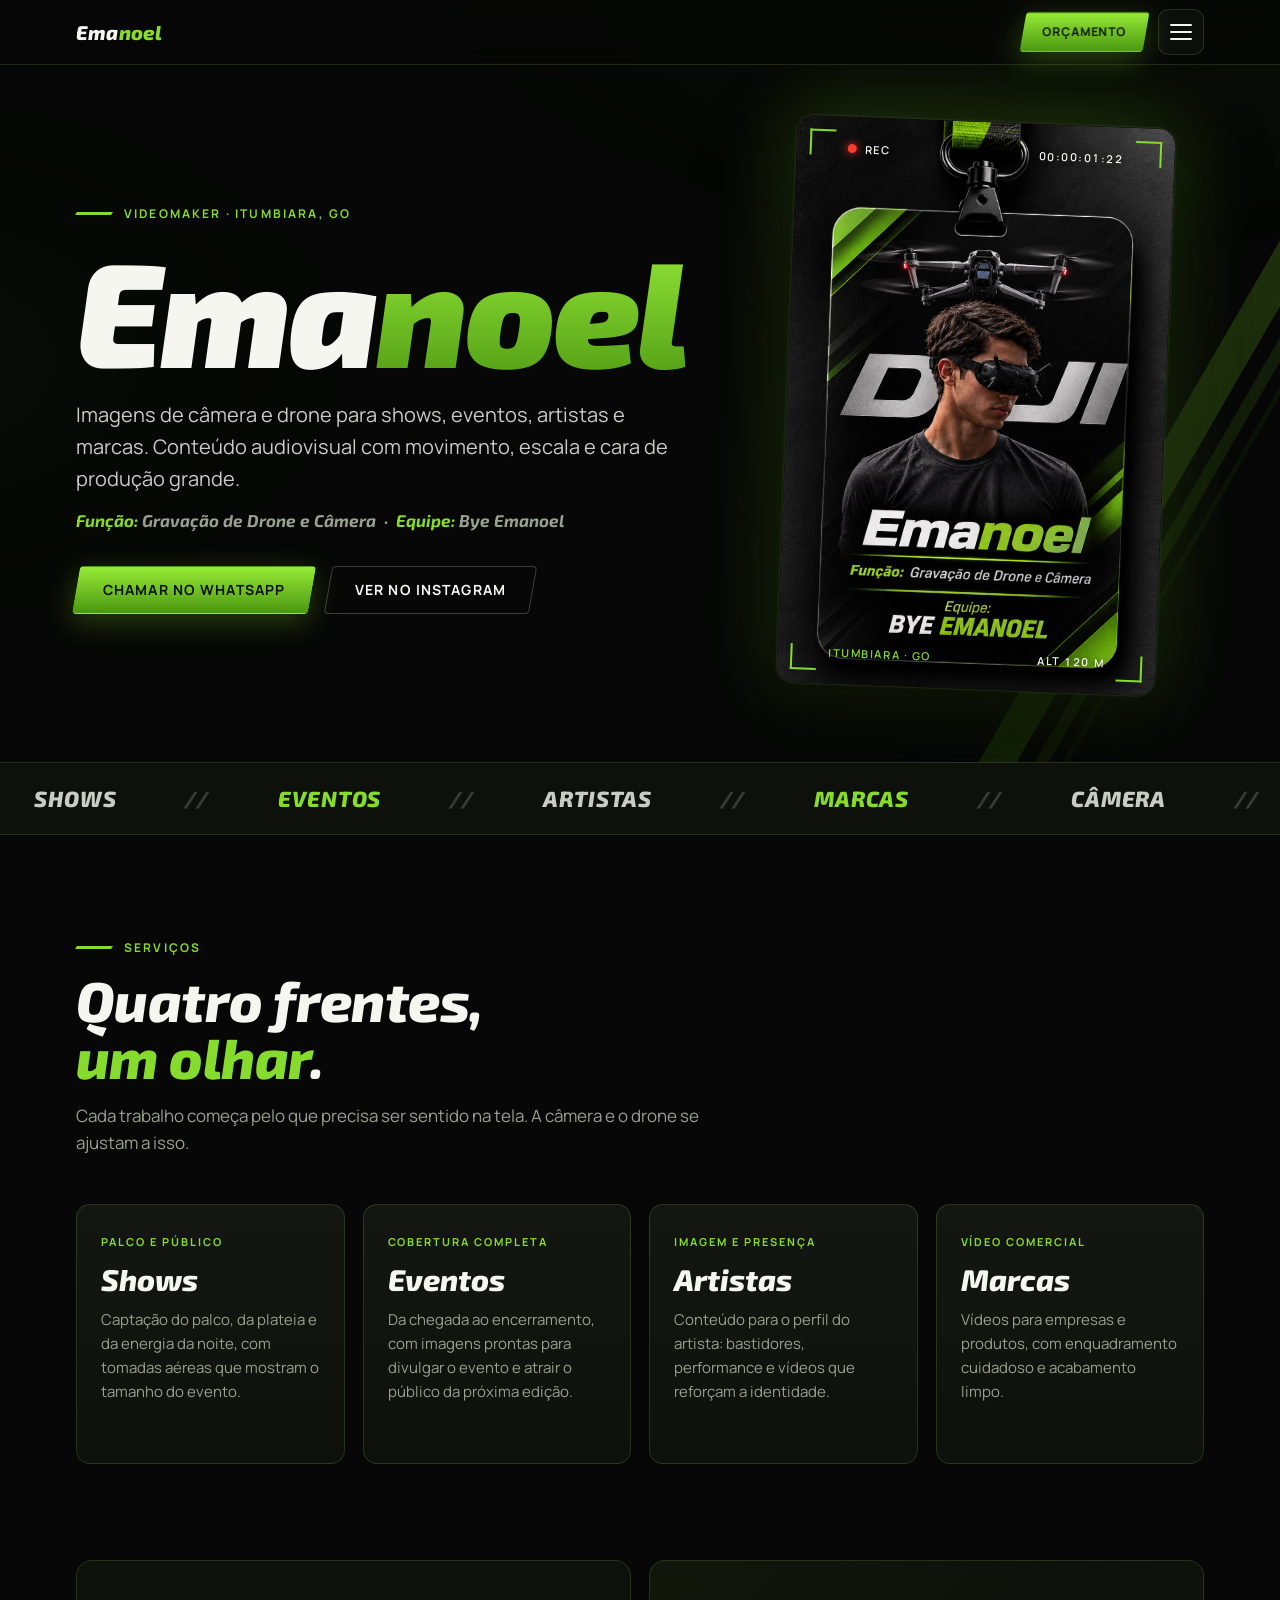
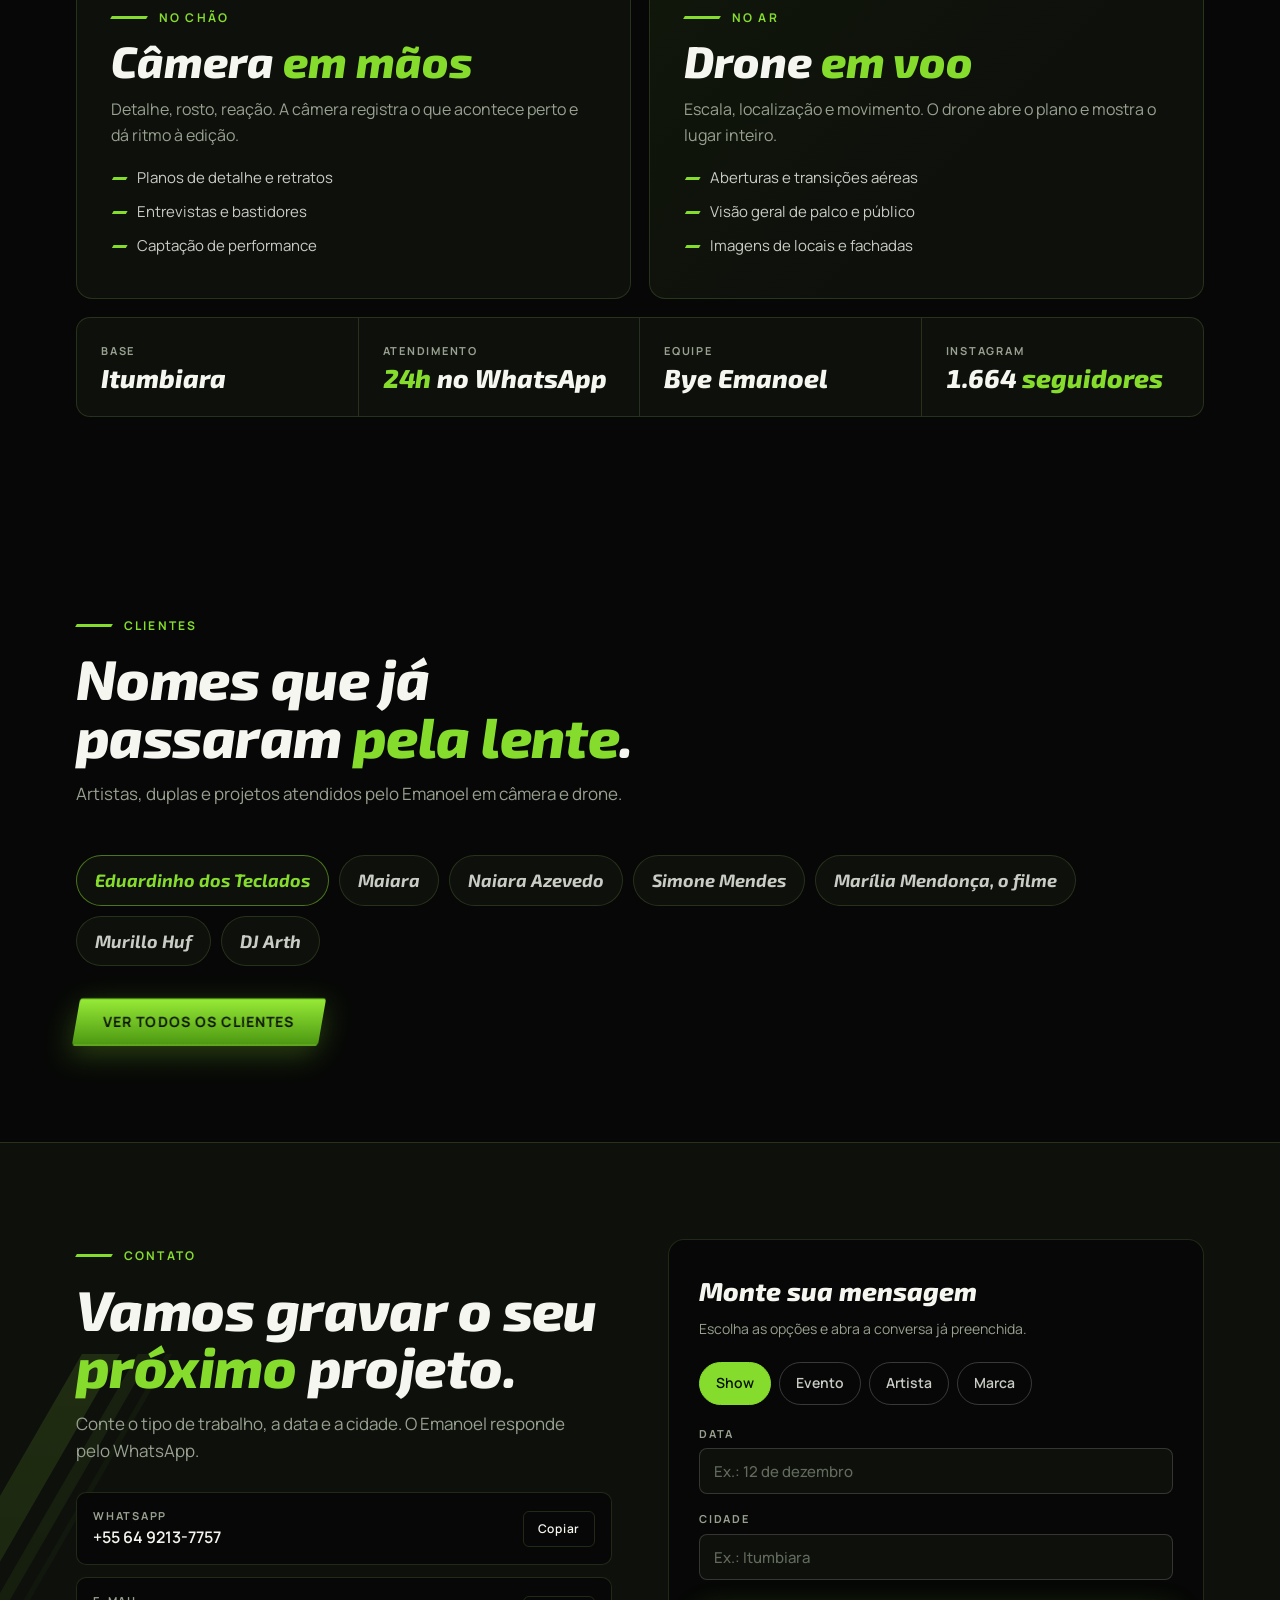
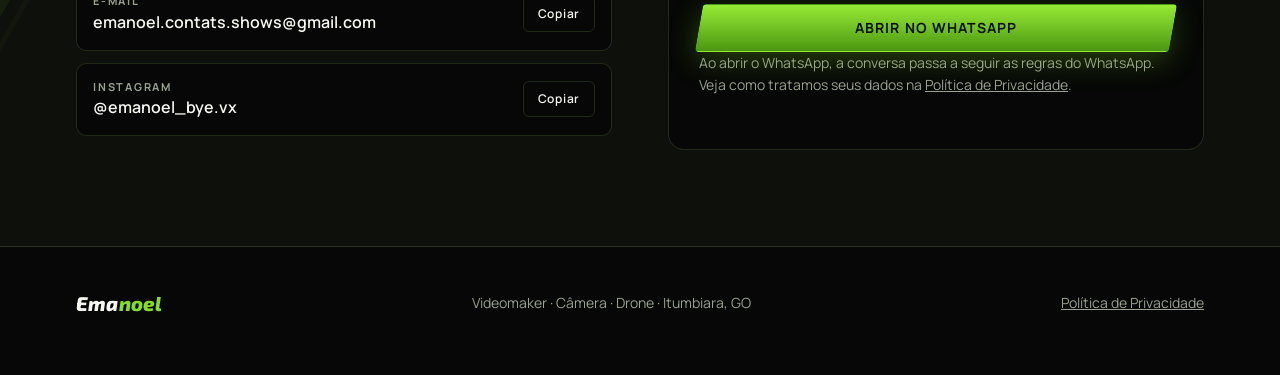
<file: index.html>
<!doctype html>
<html lang="pt-BR">
<head>
<meta charset="utf-8">
<meta name="viewport" content="width=device-width, initial-scale=1, viewport-fit=cover">
<title>Emanoel Videomaker</title>
<meta name="claude:viewport-fit-sides" content="cover">
<link rel="preconnect" href="https://fonts.googleapis.com">
<link rel="preconnect" href="https://fonts.gstatic.com" crossorigin>
<link rel="stylesheet" href="https://fonts.googleapis.com/css2?family=Exo+2:ital,wght@0,500;0,700;1,700;1,800;1,900&family=Manrope:wght@400;500;600;700&display=swap">
<link rel="stylesheet" href="style.css">
</head>
<body>
<header class="nav">
  <div class="wrap">
    <a class="brand" href="#topo">Ema<b>noel</b></a>
    <div class="nav-actions">
      <a class="btn btn-primary btn-sm" href="#contato"><span>Orçamento</span></a>
      <button class="burger" id="burger" type="button" aria-label="Abrir menu" aria-expanded="false" aria-controls="drawer"><i></i><i></i><i></i></button>
    </div>
  </div>
</header>
<div class="drawer" id="drawer" aria-hidden="true">
  <div class="scrim" data-close></div>
  <nav aria-label="Menu">
    <button class="x" type="button" data-close aria-label="Fechar menu">Fechar</button>
    <a class="item" href="#topo">Início<small aria-hidden="true">→</small></a><a class="item" href="#servicos">Serviços<small aria-hidden="true">→</small></a><a class="item" href="#drone">Drone &amp; Câmera<small aria-hidden="true">→</small></a><a class="item" href="clientes.html">Clientes<small aria-hidden="true">→</small></a><a class="item" href="#contato">Contato<small aria-hidden="true">→</small></a><a class="item" href="privacidade.html">Privacidade<small aria-hidden="true">→</small></a>
    <a class="btn btn-primary" href="https://wa.me/556492137757" target="_blank" rel="noopener"><span>Chamar no WhatsApp</span></a>
  </nav>
</div>

<main id="topo">
  <div class="hero">
    <div class="slash hero-s" aria-hidden="true"><i></i><i></i><i></i></div>
    <div class="wrap">
      <div>
        <span class="eyebrow">Videomaker · Itumbiara, GO</span>
        <h1>Ema<span class="g">noel</span></h1>
        <p class="lead">Imagens de câmera e drone para shows, eventos, artistas e marcas. Conteúdo audiovisual com movimento, escala e cara de produção grande.</p>
        <p class="role"><b>Função:</b> Gravação de Drone e Câmera &nbsp;·&nbsp; <b>Equipe:</b> Bye Emanoel</p>
        <div class="cta-row">
          <a class="btn btn-primary" href="https://wa.me/556492137757" target="_blank" rel="noopener"><span>Chamar no WhatsApp</span></a>
          <a class="btn btn-ghost" href="https://www.instagram.com/emanoel_bye.vx" target="_blank" rel="noopener"><span>Ver no Instagram</span></a>
        </div>
      </div>
      <div class="frame">
        <div class="photo"><img src="cracha.jpg" alt="Crachá da equipe Bye Emanoel: Emanoel usando óculos FPV, com um drone DJI acima" width="1024" height="1536"></div>
        <div class="hud" aria-hidden="true">
          <i class="c tl"></i><i class="c tr"></i><i class="c bl"></i><i class="c br"></i>
          <div class="rec"><i></i>REC</div>
          <div class="tc" id="tc">00:00:00:00</div>
          <div class="loc">Itumbiara · GO</div>
          <div class="alt">ALT 120 M</div>
        </div>
      </div>
    </div>
  </div>

  <div class="strip" aria-hidden="true">
    <div class="row" id="marquee"></div>
  </div>

  <section id="servicos">
    <div class="wrap">
      <div class="head">
        <span class="eyebrow">Serviços</span>
        <h2>Quatro frentes, <span class="g">um olhar</span>.</h2>
        <p>Cada trabalho começa pelo que precisa ser sentido na tela. A câmera e o drone se ajustam a isso.</p>
      </div>
      <div class="grid4">
        <article class="card">
          <span class="tag">Palco e público</span>
          <h3>Shows</h3>
          <p>Captação do palco, da plateia e da energia da noite, com tomadas aéreas que mostram o tamanho do evento.</p>
        </article>
        <article class="card">
          <span class="tag">Cobertura completa</span>
          <h3>Eventos</h3>
          <p>Da chegada ao encerramento, com imagens prontas para divulgar o evento e atrair o público da próxima edição.</p>
        </article>
        <article class="card">
          <span class="tag">Imagem e presença</span>
          <h3>Artistas</h3>
          <p>Conteúdo para o perfil do artista: bastidores, performance e vídeos que reforçam a identidade.</p>
        </article>
        <article class="card">
          <span class="tag">Vídeo comercial</span>
          <h3>Marcas</h3>
          <p>Vídeos para empresas e produtos, com enquadramento cuidadoso e acabamento limpo.</p>
        </article>
      </div>
    </div>
  </section>

  <section id="drone" style="padding-top:0">
    <div class="wrap">
      <div class="split">
        <div class="panel">
          <span class="eyebrow">No chão</span>
          <h3>Câmera <b>em mãos</b></h3>
          <p>Detalhe, rosto, reação. A câmera registra o que acontece perto e dá ritmo à edição.</p>
          <ul>
            <li>Planos de detalhe e retratos</li>
            <li>Entrevistas e bastidores</li>
            <li>Captação de performance</li>
          </ul>
        </div>
        <div class="panel air">
          <span class="eyebrow">No ar</span>
          <h3>Drone <b>em voo</b></h3>
          <p>Escala, localização e movimento. O drone abre o plano e mostra o lugar inteiro.</p>
          <ul>
            <li>Aberturas e transições aéreas</li>
            <li>Visão geral de palco e público</li>
            <li>Imagens de locais e fachadas</li>
          </ul>
        </div>
      </div>
      <div class="facts">
        <div class="fact"><small>Base</small><strong>Itumbiara</strong></div>
        <div class="fact"><small>Atendimento</small><strong><em>24h</em> no WhatsApp</strong></div>
        <div class="fact"><small>Equipe</small><strong>Bye Emanoel</strong></div>
        <div class="fact"><small>Instagram</small><strong>1.664 <em>seguidores</em></strong></div>
      </div>
    </div>
  </section>

  <section id="clientes">
    <div class="wrap">
      <div class="head">
        <span class="eyebrow">Clientes</span>
        <h2>Nomes que já passaram <span class="g">pela lente</span>.</h2>
        <p>Artistas, duplas e projetos atendidos pelo Emanoel em câmera e drone.</p>
      </div>
      <ul class="names">
        <li>Eduardinho dos Teclados</li><li>Maiara</li><li>Naiara Azevedo</li><li>Simone Mendes</li><li>Marília Mendonça, o filme</li><li>Murillo Huf</li><li>DJ Arth</li>
      </ul>
      <a class="btn btn-primary" href="clientes.html"><span>Ver todos os clientes</span></a>
    </div>
  </section>

  <section class="contact" id="contato">
    <div class="slash contact-s" aria-hidden="true"><i></i><i></i><i></i></div>
    <div class="wrap">
      <div>
        <span class="eyebrow">Contato</span>
        <h2>Vamos gravar o seu <span class="g">próximo</span> projeto.</h2>
        <p style="color:var(--muted);font-size:17px;margin:0;max-width:30em">Conte o tipo de trabalho, a data e a cidade. O Emanoel responde pelo WhatsApp.</p>
        <div class="lines">
          <div class="line"><div><small>WhatsApp</small><span>+55 64 9213-7757</span></div><button class="copy" type="button" data-copy="+55 64 9213-7757">Copiar</button></div>
          <div class="line"><div><small>E-mail</small><span>emanoel.contats.shows@gmail.com</span></div><button class="copy" type="button" data-copy="emanoel.contats.shows@gmail.com">Copiar</button></div>
          <div class="line"><div><small>Instagram</small><span>@emanoel_bye.vx</span></div><button class="copy" type="button" data-copy="@emanoel_bye.vx">Copiar</button></div>
        </div>
      </div>
      <form class="builder" id="brief" autocomplete="off">
        <h3>Monte sua mensagem</h3>
        <p>Escolha as opções e abra a conversa já preenchida.</p>
        <div class="chips" role="group" aria-label="Tipo de trabalho">
          <label><input type="radio" name="tipo" value="show" checked><span>Show</span></label>
          <label><input type="radio" name="tipo" value="evento"><span>Evento</span></label>
          <label><input type="radio" name="tipo" value="artista"><span>Artista</span></label>
          <label><input type="radio" name="tipo" value="marca"><span>Marca</span></label>
        </div>
        <div class="field"><label for="data">Data</label><input id="data" type="text" placeholder="Ex.: 12 de dezembro"></div>
        <div class="field"><label for="cidade">Cidade</label><input id="cidade" type="text" placeholder="Ex.: Itumbiara"></div>
        <a class="btn btn-primary" id="send" href="https://wa.me/556492137757" target="_blank" rel="noopener"><span>Abrir no WhatsApp</span></a>
        <p class="fine">Ao abrir o WhatsApp, a conversa passa a seguir as regras do WhatsApp. Veja como tratamos seus dados na <a href="privacidade.html">Política de Privacidade</a>.</p>
      </form>
    </div>
  </section>
</main>

<footer>
  <div class="wrap">
    <a class="brand" href="#topo">Ema<b>noel</b></a>
    <span>Videomaker · Câmera · Drone · Itumbiara, GO</span>
    <a class="pl" href="privacidade.html">Política de Privacidade</a>
  </div>
</footer>

<aside class="consent" id="consent" role="region" aria-label="Aviso de privacidade" hidden>
  <p>Este site não usa cookies de rastreamento nem de publicidade. Veja como tratamos seus dados na <a href="privacidade.html">Política de Privacidade</a>.</p>
  <button class="btn btn-primary btn-sm" id="consent-ok" type="button"><span>Entendi</span></button>
</aside>
<script src="app.js"></script>
</body>
</html>
</file>
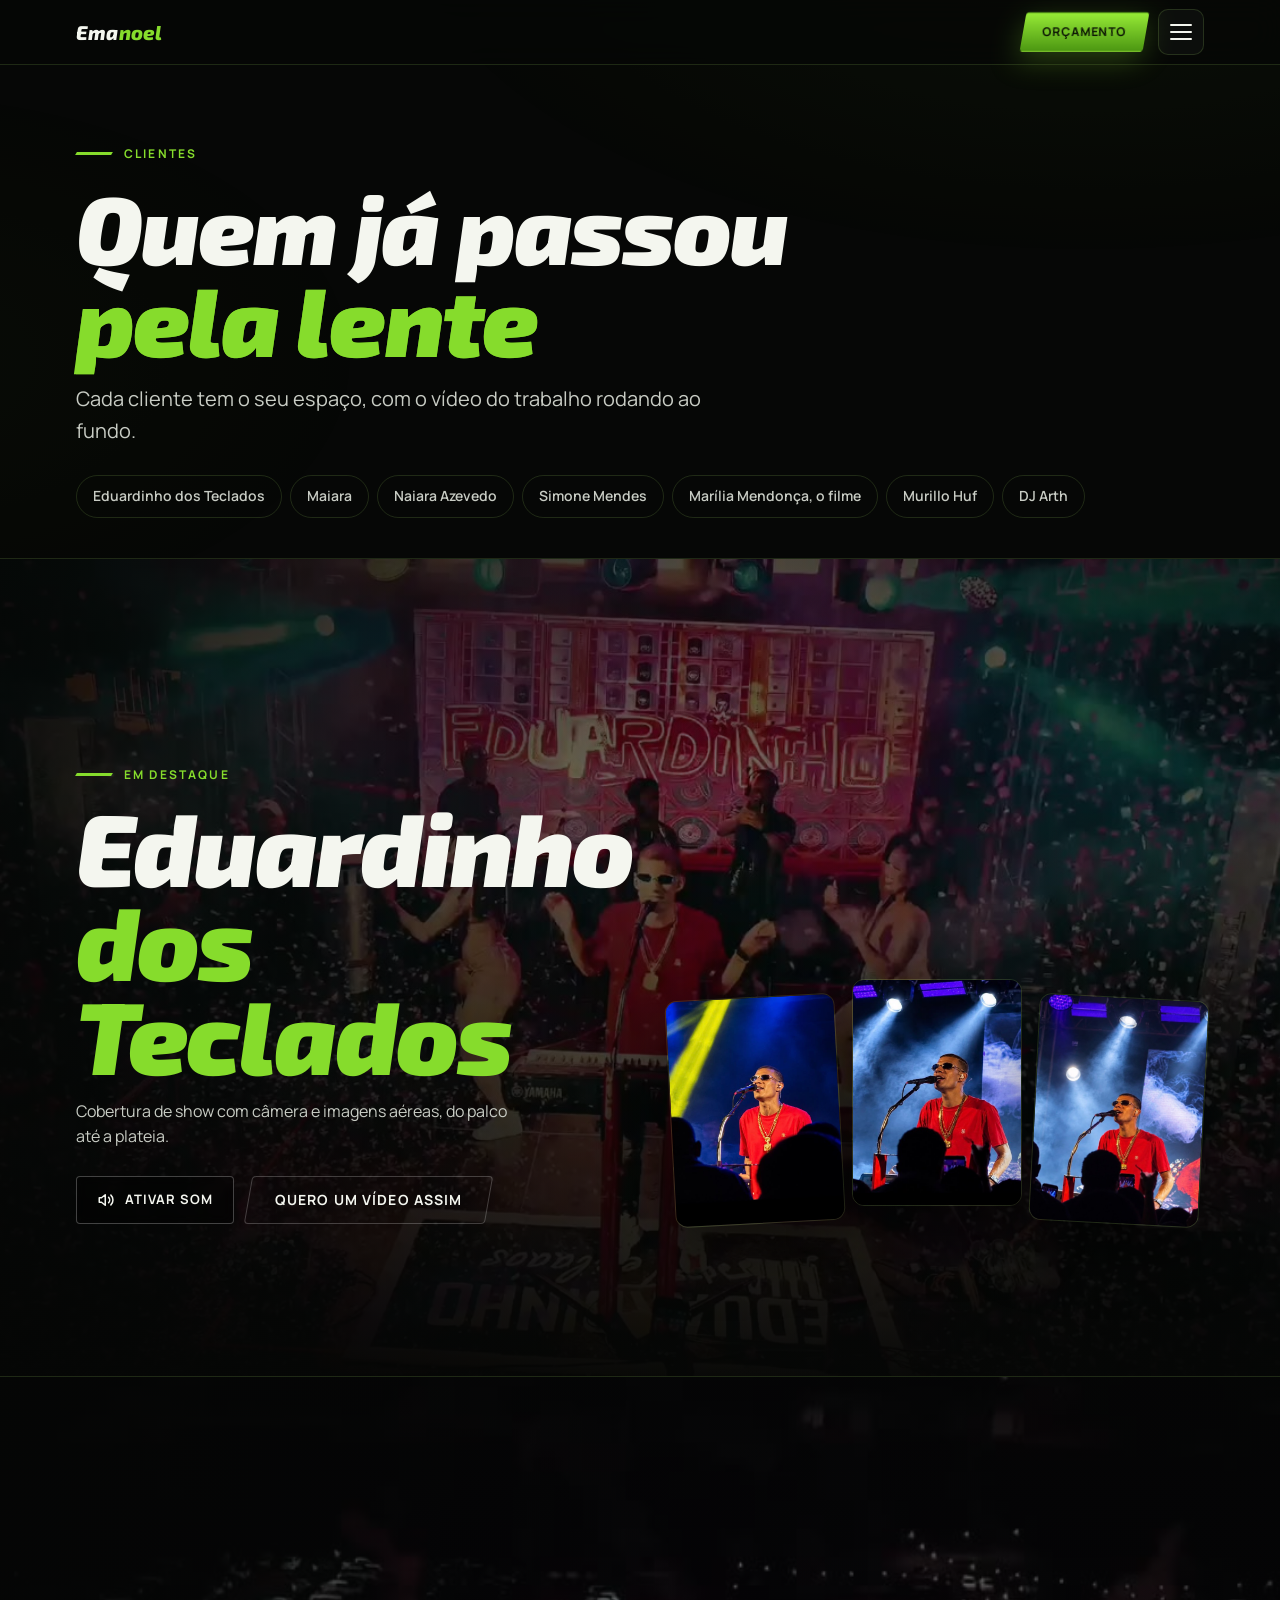
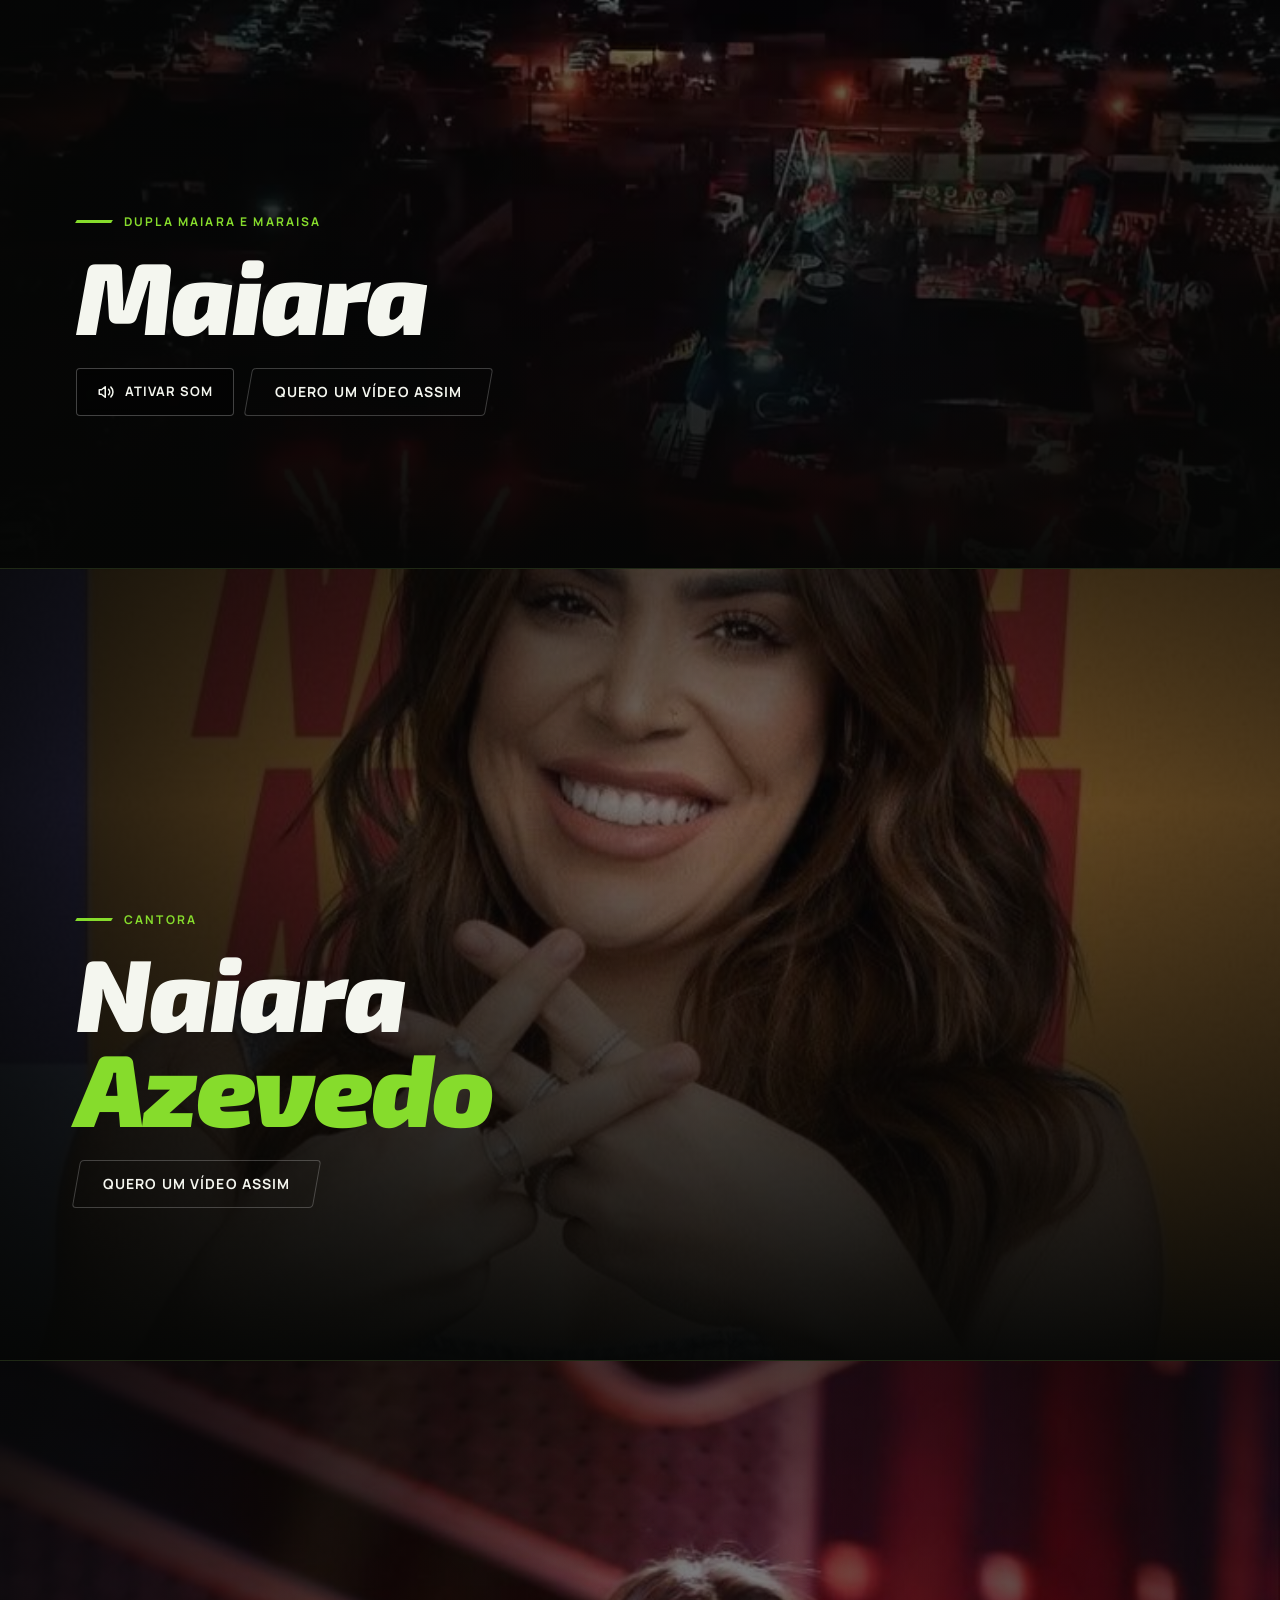
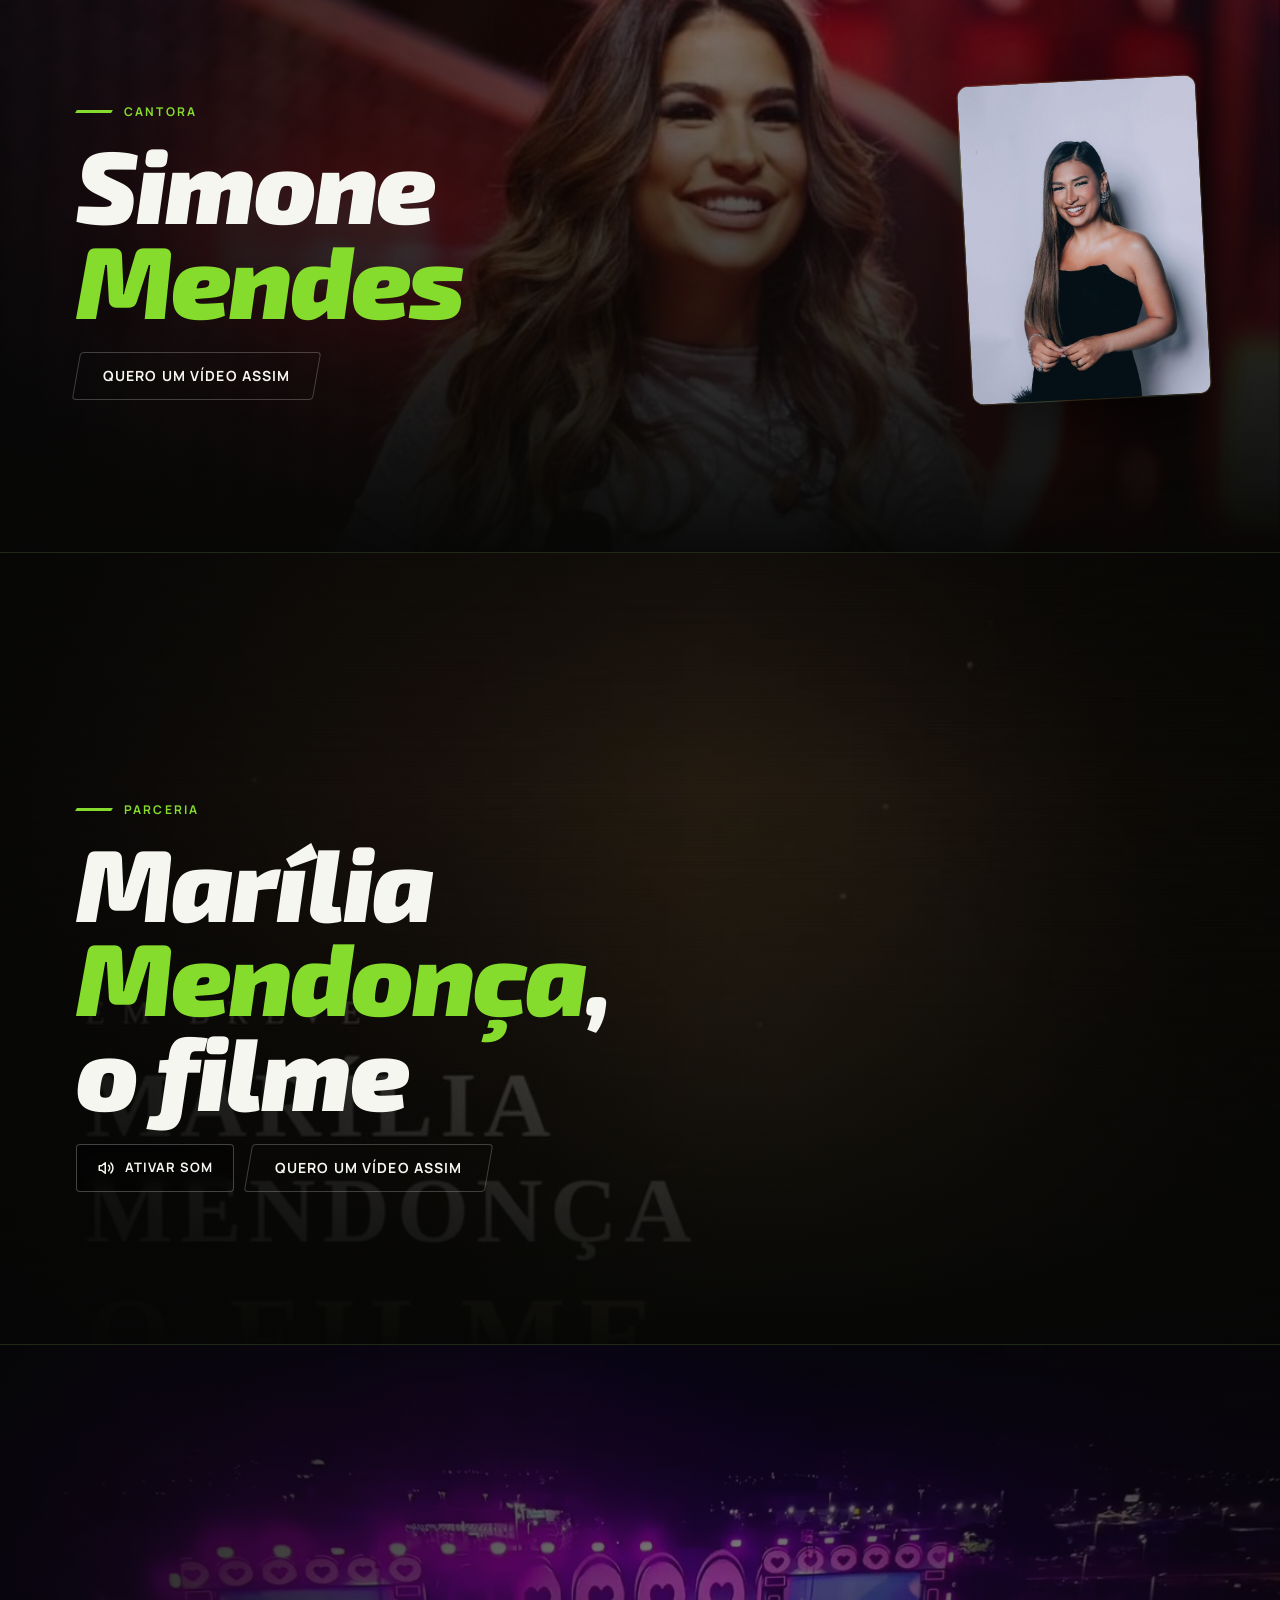
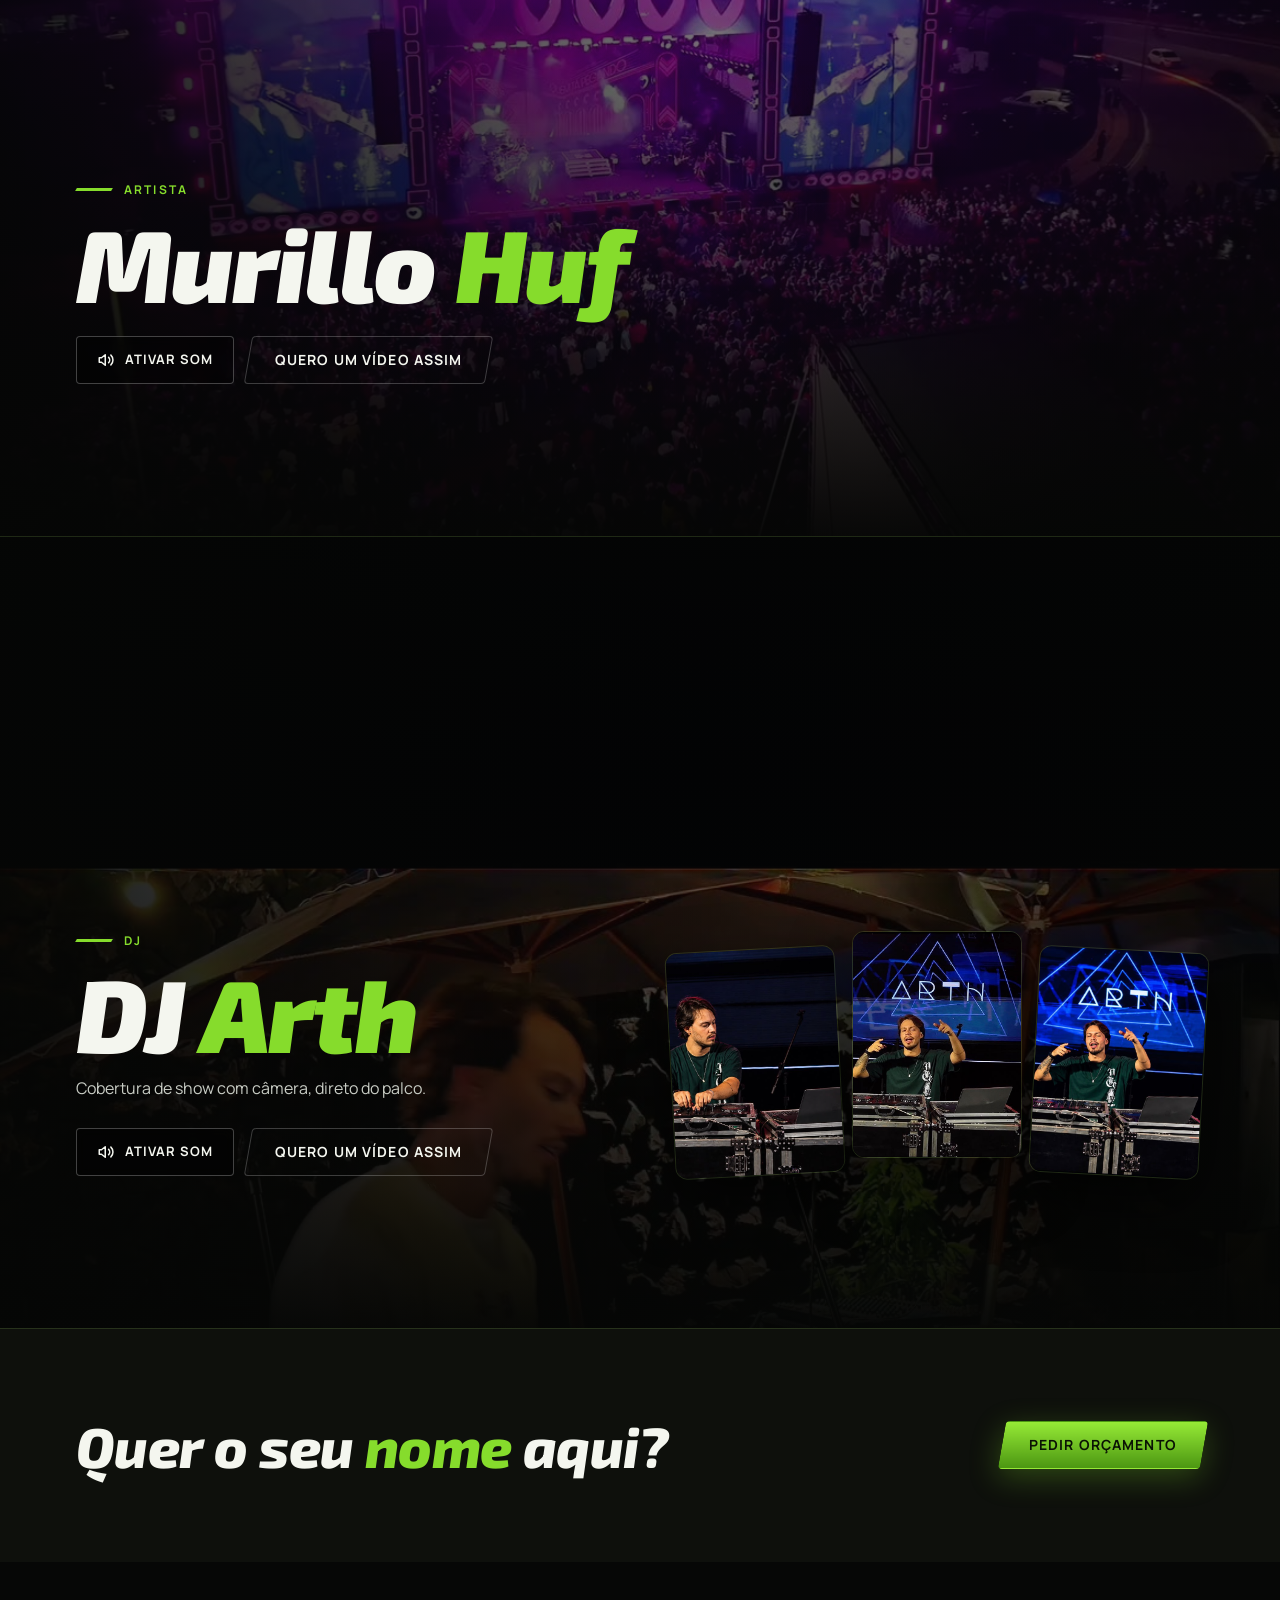
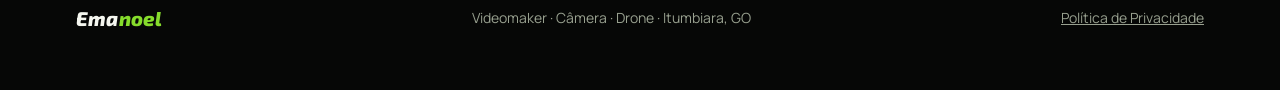
<file: clientes.html>
<!doctype html>
<html lang="pt-BR">
<head>
<meta charset="utf-8">
<meta name="viewport" content="width=device-width, initial-scale=1, viewport-fit=cover">
<title>Clientes do Emanoel</title>
<link rel="preconnect" href="https://fonts.googleapis.com">
<link rel="preconnect" href="https://fonts.gstatic.com" crossorigin>
<link rel="stylesheet" href="https://fonts.googleapis.com/css2?family=Exo+2:ital,wght@0,500;0,700;1,700;1,800;1,900&family=Manrope:wght@400;500;600;700&display=swap">
<link rel="stylesheet" href="style.css">
</head>
<body>
<header class="nav">
  <div class="wrap">
    <a class="brand" href="index.html">Ema<b>noel</b></a>
    <div class="nav-actions">
      <a class="btn btn-primary btn-sm" href="index.html#contato"><span>Orçamento</span></a>
      <button class="burger" id="burger" type="button" aria-label="Abrir menu" aria-expanded="false" aria-controls="drawer"><i></i><i></i><i></i></button>
    </div>
  </div>
</header>
<div class="drawer" id="drawer" aria-hidden="true">
  <div class="scrim" data-close></div>
  <nav aria-label="Menu">
    <button class="x" type="button" data-close aria-label="Fechar menu">Fechar</button>
    <a class="item" href="index.html">Início<small aria-hidden="true">→</small></a><a class="item" href="index.html#servicos">Serviços<small aria-hidden="true">→</small></a><a class="item" href="index.html#drone">Drone &amp; Câmera<small aria-hidden="true">→</small></a><a class="item" href="#topo" aria-current="page">Clientes<small aria-hidden="true">→</small></a><a class="item" href="index.html#contato">Contato<small aria-hidden="true">→</small></a><a class="item" href="privacidade.html">Privacidade<small aria-hidden="true">→</small></a>
    <a class="btn btn-primary" href="https://wa.me/556492137757" target="_blank" rel="noopener"><span>Chamar no WhatsApp</span></a>
  </nav>
</div>
<main id="topo">
  <section class="page-hero">
    <div class="wrap">
      <span class="eyebrow">Clientes</span>
      <h1 class="ph">Quem já passou <span class="g">pela lente</span></h1>
      <p class="lead">Cada cliente tem o seu espaço, com o vídeo do trabalho rodando ao fundo.</p>
      <nav class="jump" aria-label="Ir para o cliente"><a href="#eduardinho">Eduardinho dos Teclados</a><a href="#maiara">Maiara</a><a href="#naiara">Naiara Azevedo</a><a href="#simone">Simone Mendes</a><a href="#marilia">Marília Mendonça, o filme</a><a href="#murillo">Murillo Huf</a><a href="#dj-arth">DJ Arth</a></nav>
    </div>
  </section>

  <section class="scene" id="eduardinho" aria-label="Eduardinho dos Teclados">
    <div class="scene-media" aria-hidden="true"><video muted loop playsinline preload="metadata" poster="poster.jpg"><source src="eduardinho.mp4" type="video/mp4"></video><div class="fx"><div class="grain"></div></div></div>
    <div class="wrap inner">
      <div class="copy-col">
        <span class="eyebrow">Em destaque</span>
        <h2>Eduardinho <b>dos Teclados</b></h2>
        <p class="desc">Cobertura de show com câmera e imagens aéreas, do palco até a plateia.</p>
        <div class="actions"><button class="snd" type="button" aria-pressed="false"><svg viewBox="0 0 24 24" fill="none" stroke="currentColor" stroke-width="2" stroke-linecap="round" stroke-linejoin="round" aria-hidden="true"><path d="M11 5 6 9H3v6h3l5 4z"/><path d="M15.5 8.5a5 5 0 0 1 0 7"/><path d="M18.5 5.5a9 9 0 0 1 0 13"/></svg><span>Ativar som</span></button><a class="btn btn-ghost" href="index.html#contato"><span>Quero um vídeo assim</span></a></div>
      </div>
      <div class="scene-photos"><img src="eduardinho-1.jpg" alt="Eduardinho dos Teclados em show" loading="lazy"><img src="eduardinho-2.jpg" alt="Eduardinho dos Teclados em show" loading="lazy"><img src="eduardinho-3.jpg" alt="Eduardinho dos Teclados em show" loading="lazy"></div>
    </div>
  </section>
  <section class="scene" id="maiara" aria-label="Maiara">
    <div class="scene-media" aria-hidden="true"><video muted loop playsinline preload="metadata" poster="maiara-poster.jpg"><source src="maiara.mp4" type="video/mp4"></video><div class="fx"><div class="grain"></div></div></div>
    <div class="wrap inner">
      <div class="copy-col">
        <span class="eyebrow">Dupla Maiara e Maraisa</span>
        <h2>Maiara</h2>
        
        <div class="actions"><button class="snd" type="button" aria-pressed="false"><svg viewBox="0 0 24 24" fill="none" stroke="currentColor" stroke-width="2" stroke-linecap="round" stroke-linejoin="round" aria-hidden="true"><path d="M11 5 6 9H3v6h3l5 4z"/><path d="M15.5 8.5a5 5 0 0 1 0 7"/><path d="M18.5 5.5a9 9 0 0 1 0 13"/></svg><span>Ativar som</span></button><a class="btn btn-ghost" href="index.html#contato"><span>Quero um vídeo assim</span></a></div>
      </div>
      
    </div>
  </section>
  <section class="scene" id="naiara" aria-label="Naiara Azevedo">
    <div class="scene-media" aria-hidden="true"><img class="bg" src="naiara-bg.jpg" alt="" loading="lazy"><div class="fx"><div class="grain"></div></div></div>
    <div class="wrap inner">
      <div class="copy-col">
        <span class="eyebrow">Cantora</span>
        <h2>Naiara <b>Azevedo</b></h2>
        
        <div class="actions"><a class="btn btn-ghost" href="index.html#contato"><span>Quero um vídeo assim</span></a></div>
      </div>
      
    </div>
  </section>
  <section class="scene" id="simone" aria-label="Simone Mendes">
    <div class="scene-media" aria-hidden="true"><img class="bg" src="simone-bg.jpg" alt="" loading="lazy"><div class="fx"><div class="grain"></div></div></div>
    <div class="wrap inner">
      <div class="copy-col">
        <span class="eyebrow">Cantora</span>
        <h2>Simone <b>Mendes</b></h2>
        
        <div class="actions"><a class="btn btn-ghost" href="index.html#contato"><span>Quero um vídeo assim</span></a></div>
      </div>
      <div class="scene-photos"><img src="simone-1.jpg" alt="Simone Mendes em retrato de estúdio" loading="lazy"></div>
    </div>
  </section>
  <section class="scene" id="marilia" aria-label="Marília Mendonça, o filme">
    <div class="scene-media" aria-hidden="true"><video muted loop playsinline preload="metadata" poster="marilia-poster.jpg"><source src="marilia.mp4" type="video/mp4"></video><div class="fx"><div class="grain"></div></div></div>
    <div class="wrap inner">
      <div class="copy-col">
        <span class="eyebrow">Parceria</span>
        <h2>Marília <b>Mendonça</b>, o filme</h2>
        
        <div class="actions"><button class="snd" type="button" aria-pressed="false"><svg viewBox="0 0 24 24" fill="none" stroke="currentColor" stroke-width="2" stroke-linecap="round" stroke-linejoin="round" aria-hidden="true"><path d="M11 5 6 9H3v6h3l5 4z"/><path d="M15.5 8.5a5 5 0 0 1 0 7"/><path d="M18.5 5.5a9 9 0 0 1 0 13"/></svg><span>Ativar som</span></button><a class="btn btn-ghost" href="index.html#contato"><span>Quero um vídeo assim</span></a></div>
      </div>
      
    </div>
  </section>
  <section class="scene" id="murillo" aria-label="Murillo Huf">
    <div class="scene-media" aria-hidden="true"><video muted loop playsinline preload="metadata" poster="murillo-poster.jpg"><source src="murillo.mp4" type="video/mp4"></video><div class="fx"><div class="grain"></div></div></div>
    <div class="wrap inner">
      <div class="copy-col">
        <span class="eyebrow">Artista</span>
        <h2>Murillo <b>Huf</b></h2>
        
        <div class="actions"><button class="snd" type="button" aria-pressed="false"><svg viewBox="0 0 24 24" fill="none" stroke="currentColor" stroke-width="2" stroke-linecap="round" stroke-linejoin="round" aria-hidden="true"><path d="M11 5 6 9H3v6h3l5 4z"/><path d="M15.5 8.5a5 5 0 0 1 0 7"/><path d="M18.5 5.5a9 9 0 0 1 0 13"/></svg><span>Ativar som</span></button><a class="btn btn-ghost" href="index.html#contato"><span>Quero um vídeo assim</span></a></div>
      </div>
      
    </div>
  </section>
  <section class="scene" id="dj-arth" aria-label="DJ Arth">
    <div class="scene-media" aria-hidden="true"><video muted loop playsinline preload="metadata" poster="djarth-poster.jpg"><source src="djarth.mp4" type="video/mp4"></video><div class="fx"><div class="grain"></div></div></div>
    <div class="wrap inner">
      <div class="copy-col">
        <span class="eyebrow">DJ</span>
        <h2>DJ <b>Arth</b></h2>
        <p class="desc">Cobertura de show com câmera, direto do palco.</p>
        <div class="actions"><button class="snd" type="button" aria-pressed="false"><svg viewBox="0 0 24 24" fill="none" stroke="currentColor" stroke-width="2" stroke-linecap="round" stroke-linejoin="round" aria-hidden="true"><path d="M11 5 6 9H3v6h3l5 4z"/><path d="M15.5 8.5a5 5 0 0 1 0 7"/><path d="M18.5 5.5a9 9 0 0 1 0 13"/></svg><span>Ativar som</span></button><a class="btn btn-ghost" href="index.html#contato"><span>Quero um vídeo assim</span></a></div>
      </div>
      <div class="scene-photos"><img src="djarth-1.jpg" alt="DJ Arth no set" loading="lazy"><img src="djarth-2.jpg" alt="DJ Arth em show" loading="lazy"><img src="djarth-3.jpg" alt="DJ Arth em show" loading="lazy"></div>
    </div>
  </section>

  <section class="end-cta">
    <div class="wrap">
      <h2>Quer o seu <span class="g">nome</span> aqui?</h2>
      <a class="btn btn-primary" href="index.html#contato"><span>Pedir orçamento</span></a>
    </div>
  </section>
</main>

<footer>
  <div class="wrap">
    <a class="brand" href="index.html">Ema<b>noel</b></a>
    <span>Videomaker · Câmera · Drone · Itumbiara, GO</span>
    <a class="pl" href="privacidade.html">Política de Privacidade</a>
  </div>
</footer>
<aside class="consent" id="consent" role="region" aria-label="Aviso de privacidade" hidden>
  <p>Este site não usa cookies de rastreamento nem de publicidade. Veja como tratamos seus dados na <a href="privacidade.html">Política de Privacidade</a>.</p>
  <button class="btn btn-primary btn-sm" id="consent-ok" type="button"><span>Entendi</span></button>
</aside>

<script src="app.js"></script>
</body>
</html>
</file>
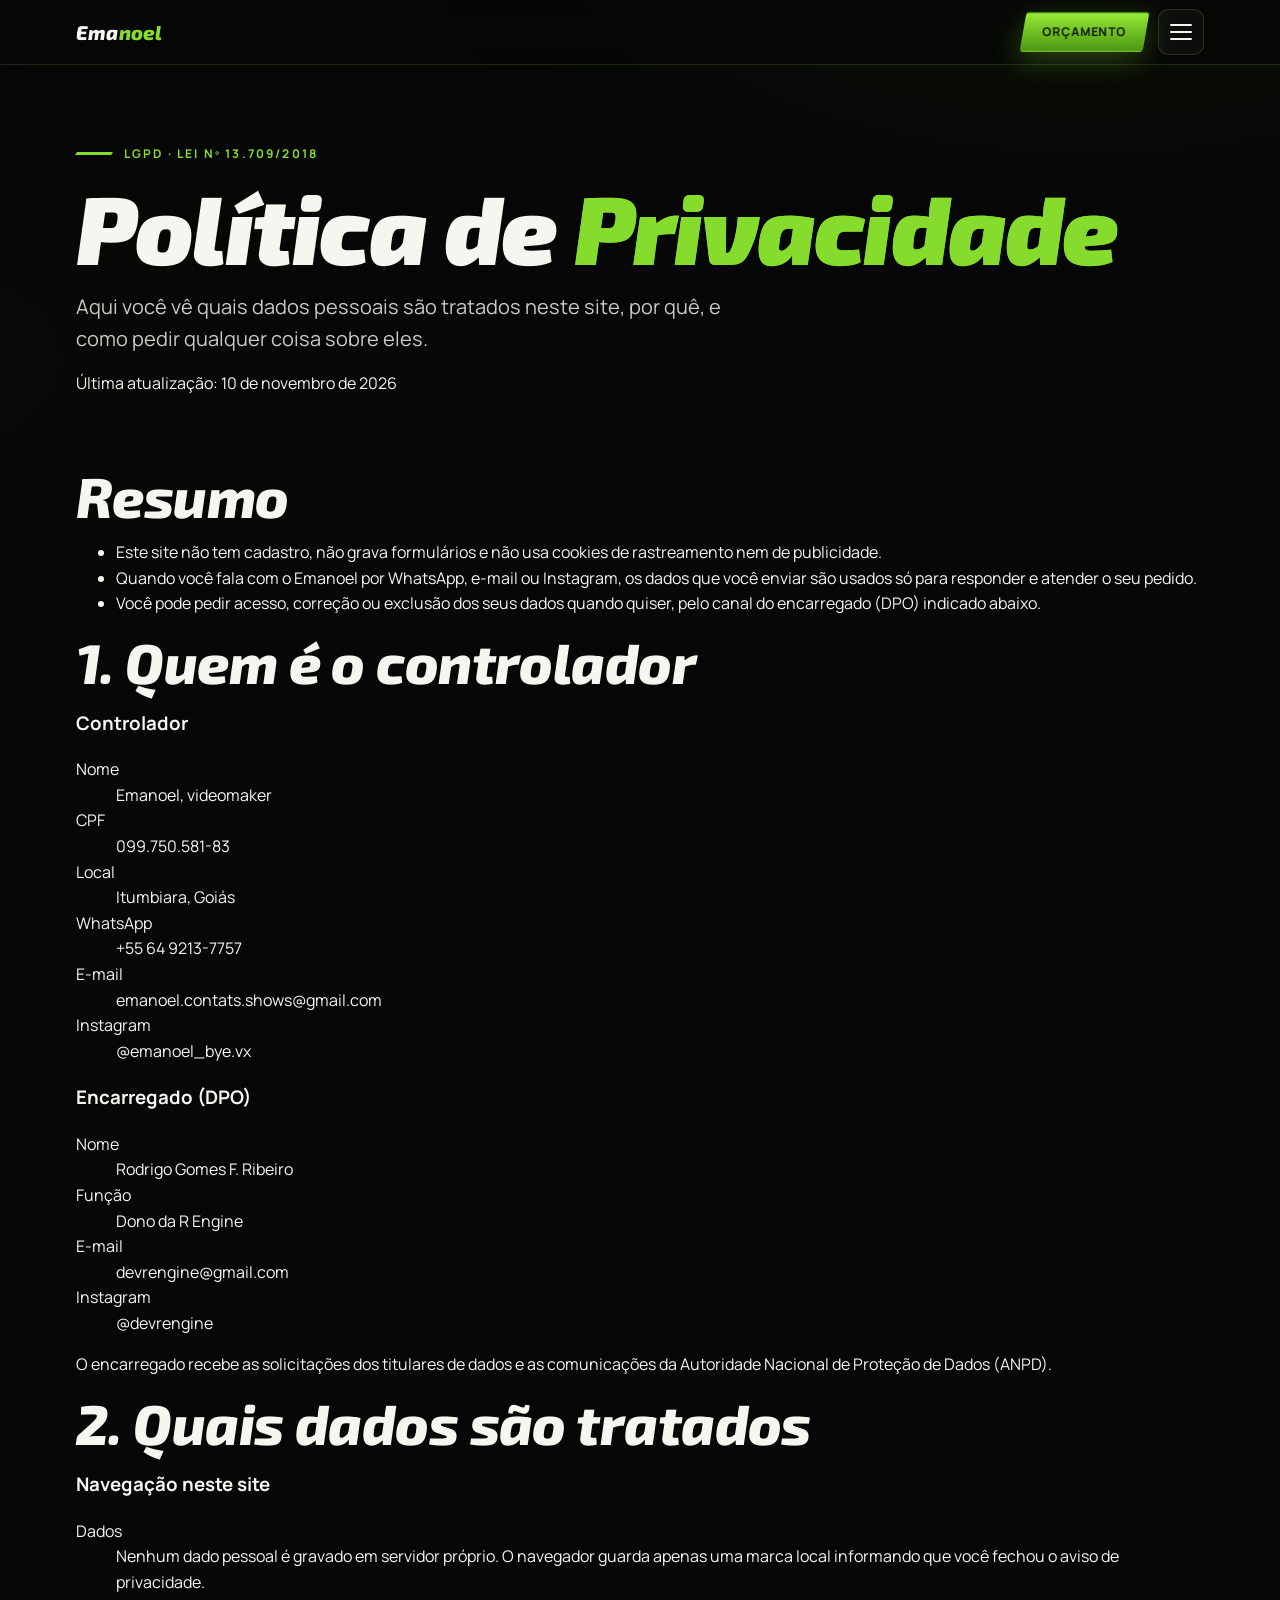
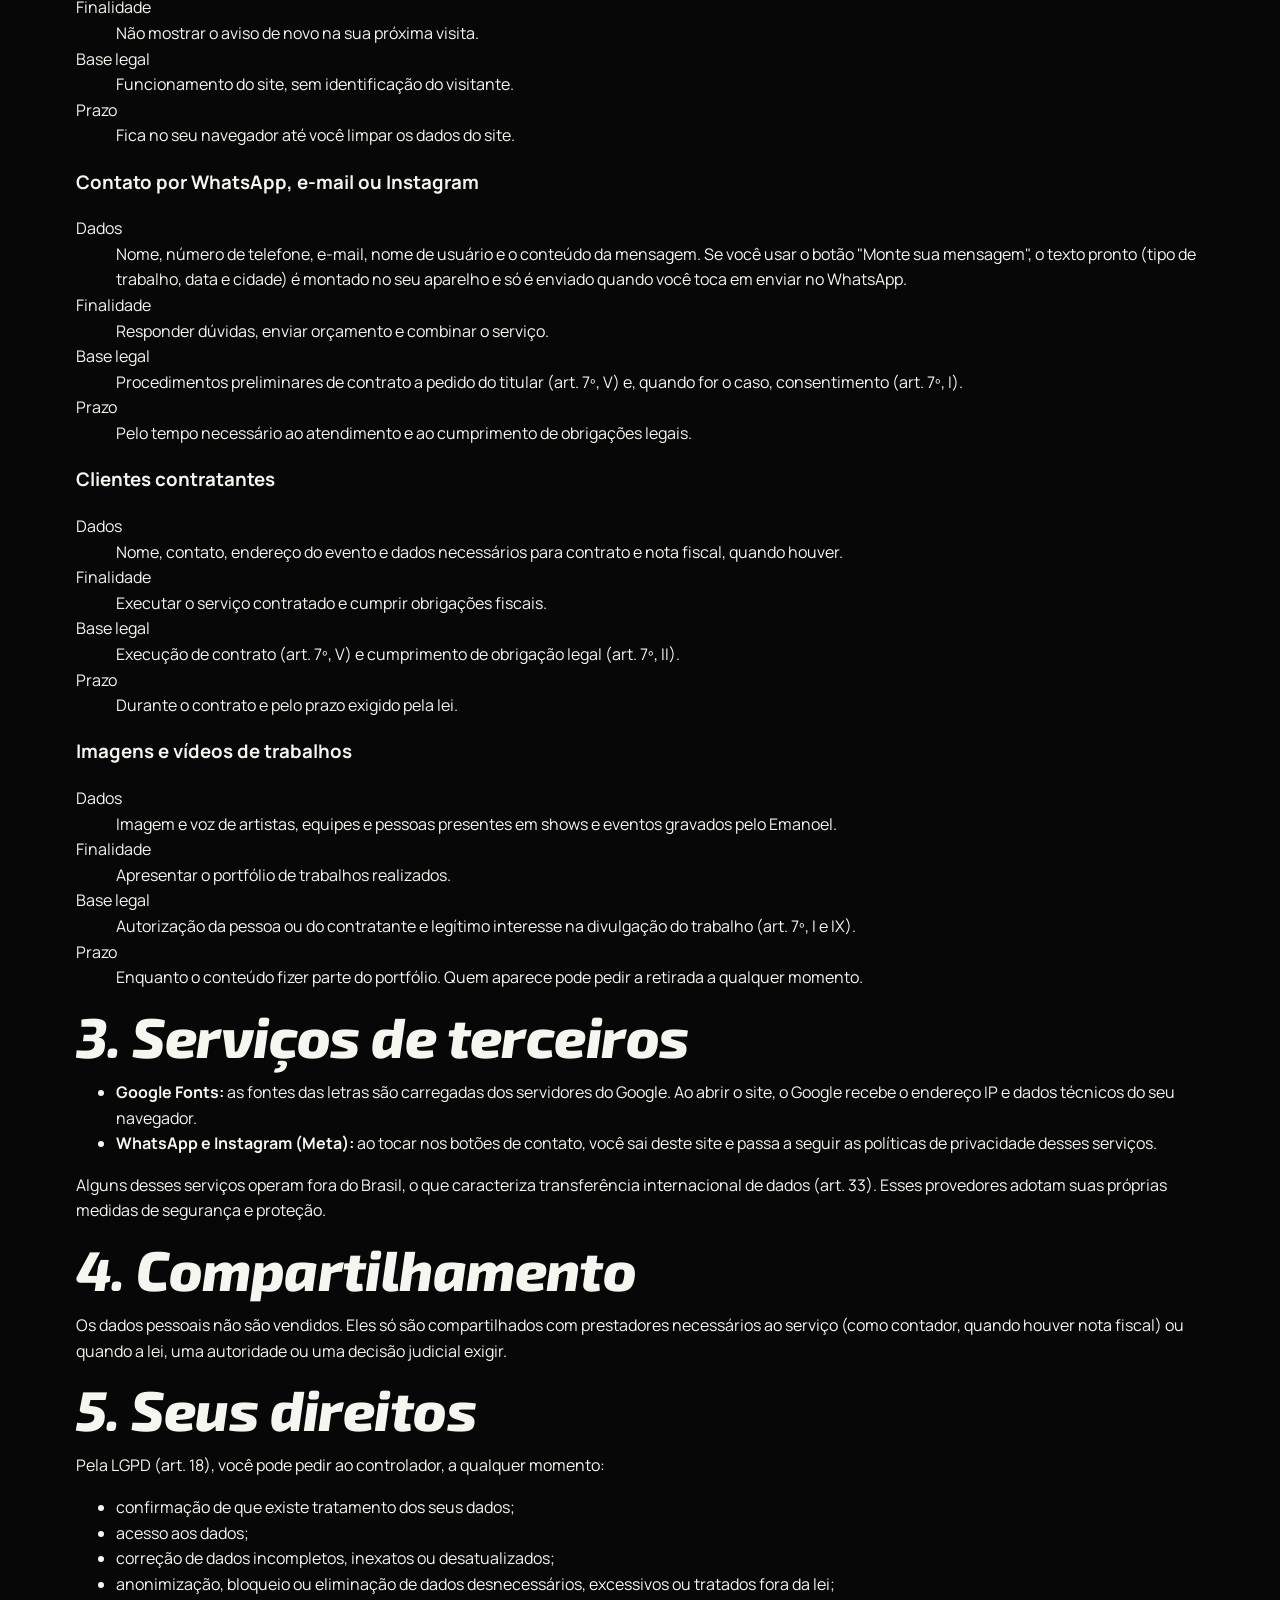
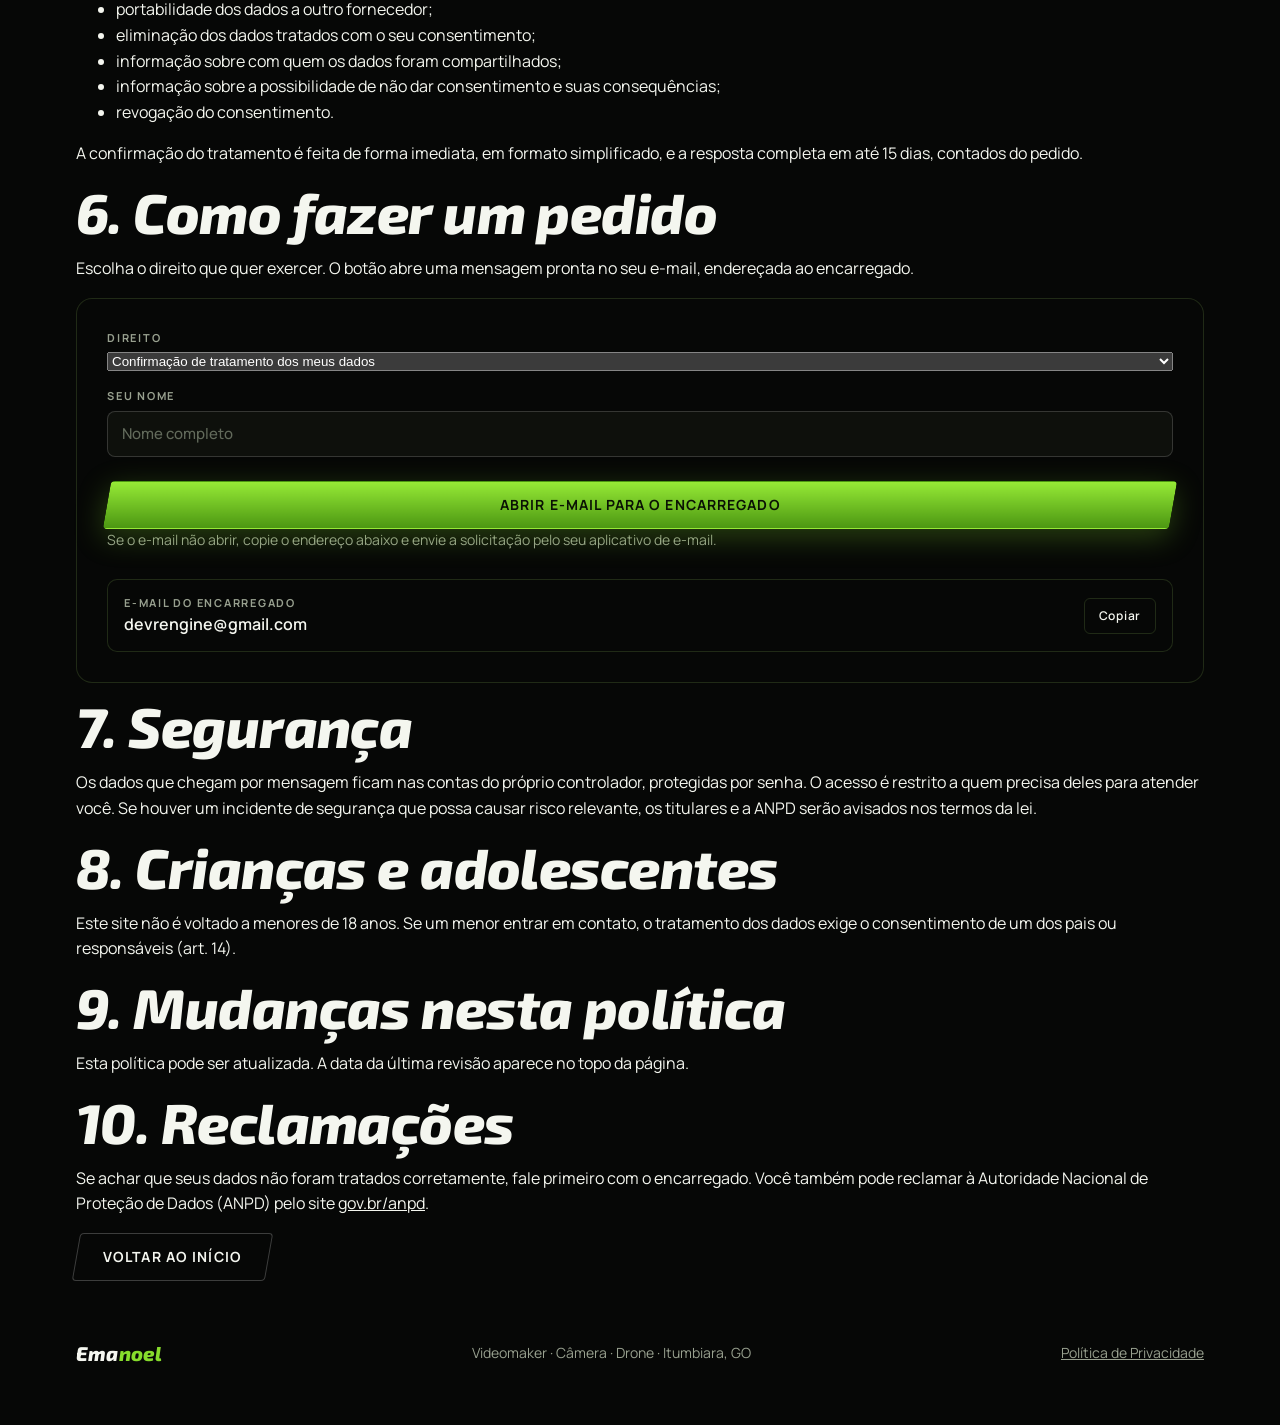
<file: privacidade.html>
<!doctype html>
<html lang="pt-BR">
<head>
<meta charset="utf-8">
<meta name="viewport" content="width=device-width, initial-scale=1, viewport-fit=cover">
<title>Política de Privacidade | Emanoel</title>
<link rel="preconnect" href="https://fonts.googleapis.com">
<link rel="preconnect" href="https://fonts.gstatic.com" crossorigin>
<link rel="stylesheet" href="https://fonts.googleapis.com/css2?family=Exo+2:ital,wght@0,500;0,700;1,700;1,800;1,900&family=Manrope:wght@400;500;600;700&display=swap">
<link rel="stylesheet" href="style.css">
</head>
<body>
<header class="nav">
  <div class="wrap">
    <a class="brand" href="index.html">Ema<b>noel</b></a>
    <div class="nav-actions">
      <a class="btn btn-primary btn-sm" href="index.html#contato"><span>Orçamento</span></a>
      <button class="burger" id="burger" type="button" aria-label="Abrir menu" aria-expanded="false" aria-controls="drawer"><i></i><i></i><i></i></button>
    </div>
  </div>
</header>
<div class="drawer" id="drawer" aria-hidden="true">
  <div class="scrim" data-close></div>
  <nav aria-label="Menu">
    <button class="x" type="button" data-close aria-label="Fechar menu">Fechar</button>
    <a class="item" href="index.html">Início<small aria-hidden="true">→</small></a><a class="item" href="index.html#servicos">Serviços<small aria-hidden="true">→</small></a><a class="item" href="index.html#drone">Drone &amp; Câmera<small aria-hidden="true">→</small></a><a class="item" href="clientes.html">Clientes<small aria-hidden="true">→</small></a><a class="item" href="index.html#contato">Contato<small aria-hidden="true">→</small></a><a class="item" href="#topo" aria-current="page">Privacidade<small aria-hidden="true">→</small></a>
    <a class="btn btn-primary" href="https://wa.me/556492137757" target="_blank" rel="noopener"><span>Chamar no WhatsApp</span></a>
  </nav>
</div>
<main id="topo">
  <section class="page-hero">
    <div class="wrap">
      <span class="eyebrow">LGPD · Lei nº 13.709/2018</span>
      <h1 class="ph">Política de <span class="g">Privacidade</span></h1>
      <p class="lead">Aqui você vê quais dados pessoais são tratados neste site, por quê, e como pedir qualquer coisa sobre eles.</p>
      <p class="updated">Última atualização: 10 de novembro de 2026</p>
    </div>
  </section>

  <div class="legal">
    <div class="wrap">

      <h2>Resumo</h2>
      <ul>
        <li>Este site não tem cadastro, não grava formulários e não usa cookies de rastreamento nem de publicidade.</li>
        <li>Quando você fala com o Emanoel por WhatsApp, e-mail ou Instagram, os dados que você enviar são usados só para responder e atender o seu pedido.</li>
        <li>Você pode pedir acesso, correção ou exclusão dos seus dados quando quiser, pelo canal do encarregado (DPO) indicado abaixo.</li>
      </ul>

      <h2>1. Quem é o controlador</h2>
      <div class="ids">
        <div class="dcard">
          <h3>Controlador</h3>
          <dl>
            <dt>Nome</dt><dd>Emanoel, videomaker</dd>
            <dt>CPF</dt><dd>099.750.581-83</dd>
            <dt>Local</dt><dd>Itumbiara, Goiás</dd>
            <dt>WhatsApp</dt><dd>+55 64 9213-7757</dd>
            <dt>E-mail</dt><dd>emanoel.contats.shows@gmail.com</dd>
            <dt>Instagram</dt><dd>@emanoel_bye.vx</dd>
          </dl>
        </div>
        <div class="dcard" id="dpo">
          <h3>Encarregado (DPO)</h3>
          <dl>
            <dt>Nome</dt><dd>Rodrigo Gomes F. Ribeiro</dd>
            <dt>Função</dt><dd>Dono da R Engine</dd>
            <dt>E-mail</dt><dd>devrengine@gmail.com</dd>
            <dt>Instagram</dt><dd>@devrengine</dd>
          </dl>
        </div>
      </div>
      <p>O encarregado recebe as solicitações dos titulares de dados e as comunicações da Autoridade Nacional de Proteção de Dados (ANPD).</p>

      <h2>2. Quais dados são tratados</h2>

      <div class="dcard">
        <h3>Navegação neste site</h3>
        <dl>
          <dt>Dados</dt><dd>Nenhum dado pessoal é gravado em servidor próprio. O navegador guarda apenas uma marca local informando que você fechou o aviso de privacidade.</dd>
          <dt>Finalidade</dt><dd>Não mostrar o aviso de novo na sua próxima visita.</dd>
          <dt>Base legal</dt><dd>Funcionamento do site, sem identificação do visitante.</dd>
          <dt>Prazo</dt><dd>Fica no seu navegador até você limpar os dados do site.</dd>
        </dl>
      </div>

      <div class="dcard">
        <h3>Contato por WhatsApp, e-mail ou Instagram</h3>
        <dl>
          <dt>Dados</dt><dd>Nome, número de telefone, e-mail, nome de usuário e o conteúdo da mensagem. Se você usar o botão "Monte sua mensagem", o texto pronto (tipo de trabalho, data e cidade) é montado no seu aparelho e só é enviado quando você toca em enviar no WhatsApp.</dd>
          <dt>Finalidade</dt><dd>Responder dúvidas, enviar orçamento e combinar o serviço.</dd>
          <dt>Base legal</dt><dd>Procedimentos preliminares de contrato a pedido do titular (art. 7º, V) e, quando for o caso, consentimento (art. 7º, I).</dd>
          <dt>Prazo</dt><dd>Pelo tempo necessário ao atendimento e ao cumprimento de obrigações legais.</dd>
        </dl>
      </div>

      <div class="dcard">
        <h3>Clientes contratantes</h3>
        <dl>
          <dt>Dados</dt><dd>Nome, contato, endereço do evento e dados necessários para contrato e nota fiscal, quando houver.</dd>
          <dt>Finalidade</dt><dd>Executar o serviço contratado e cumprir obrigações fiscais.</dd>
          <dt>Base legal</dt><dd>Execução de contrato (art. 7º, V) e cumprimento de obrigação legal (art. 7º, II).</dd>
          <dt>Prazo</dt><dd>Durante o contrato e pelo prazo exigido pela lei.</dd>
        </dl>
      </div>

      <div class="dcard">
        <h3>Imagens e vídeos de trabalhos</h3>
        <dl>
          <dt>Dados</dt><dd>Imagem e voz de artistas, equipes e pessoas presentes em shows e eventos gravados pelo Emanoel.</dd>
          <dt>Finalidade</dt><dd>Apresentar o portfólio de trabalhos realizados.</dd>
          <dt>Base legal</dt><dd>Autorização da pessoa ou do contratante e legítimo interesse na divulgação do trabalho (art. 7º, I e IX).</dd>
          <dt>Prazo</dt><dd>Enquanto o conteúdo fizer parte do portfólio. Quem aparece pode pedir a retirada a qualquer momento.</dd>
        </dl>
      </div>

      <h2>3. Serviços de terceiros</h2>
      <ul>
        <li><strong>Google Fonts:</strong> as fontes das letras são carregadas dos servidores do Google. Ao abrir o site, o Google recebe o endereço IP e dados técnicos do seu navegador.</li>
        <li><strong>WhatsApp e Instagram (Meta):</strong> ao tocar nos botões de contato, você sai deste site e passa a seguir as políticas de privacidade desses serviços.</li>
      </ul>
      <p>Alguns desses serviços operam fora do Brasil, o que caracteriza transferência internacional de dados (art. 33). Esses provedores adotam suas próprias medidas de segurança e proteção.</p>

      <h2>4. Compartilhamento</h2>
      <p>Os dados pessoais não são vendidos. Eles só são compartilhados com prestadores necessários ao serviço (como contador, quando houver nota fiscal) ou quando a lei, uma autoridade ou uma decisão judicial exigir.</p>

      <h2>5. Seus direitos</h2>
      <p>Pela LGPD (art. 18), você pode pedir ao controlador, a qualquer momento:</p>
      <ul>
        <li>confirmação de que existe tratamento dos seus dados;</li>
        <li>acesso aos dados;</li>
        <li>correção de dados incompletos, inexatos ou desatualizados;</li>
        <li>anonimização, bloqueio ou eliminação de dados desnecessários, excessivos ou tratados fora da lei;</li>
        <li>portabilidade dos dados a outro fornecedor;</li>
        <li>eliminação dos dados tratados com o seu consentimento;</li>
        <li>informação sobre com quem os dados foram compartilhados;</li>
        <li>informação sobre a possibilidade de não dar consentimento e suas consequências;</li>
        <li>revogação do consentimento.</li>
      </ul>
      <p>A confirmação do tratamento é feita de forma imediata, em formato simplificado, e a resposta completa em até 15 dias, contados do pedido.</p>

      <h2 id="titular">6. Como fazer um pedido</h2>
      <p>Escolha o direito que quer exercer. O botão abre uma mensagem pronta no seu e-mail, endereçada ao encarregado.</p>
      <form class="builder" id="rights" autocomplete="off">
        <div class="field">
          <label for="direito">Direito</label>
          <select id="direito">
            <option>Confirmação de tratamento dos meus dados</option>
            <option>Acesso aos meus dados</option>
            <option>Correção dos meus dados</option>
            <option>Anonimização, bloqueio ou eliminação dos meus dados</option>
            <option>Portabilidade dos meus dados</option>
            <option>Informação sobre compartilhamento dos meus dados</option>
            <option>Revogação do meu consentimento</option>
            <option>Retirada da minha imagem ou vídeo do site</option>
          </select>
        </div>
        <div class="field">
          <label for="nome-t">Seu nome</label>
          <input id="nome-t" type="text" placeholder="Nome completo">
        </div>
        <a class="btn btn-primary" id="rq" href="mailto:devrengine@gmail.com"><span>Abrir e-mail para o encarregado</span></a>
        <p class="fine">Se o e-mail não abrir, copie o endereço abaixo e envie a solicitação pelo seu aplicativo de e-mail.</p>
        <div class="lines">
          <div class="line"><div><small>E-mail do encarregado</small><span>devrengine@gmail.com</span></div><button class="copy" type="button" data-copy="devrengine@gmail.com">Copiar</button></div>
        </div>
      </form>

      <h2>7. Segurança</h2>
      <p>Os dados que chegam por mensagem ficam nas contas do próprio controlador, protegidas por senha. O acesso é restrito a quem precisa deles para atender você. Se houver um incidente de segurança que possa causar risco relevante, os titulares e a ANPD serão avisados nos termos da lei.</p>

      <h2>8. Crianças e adolescentes</h2>
      <p>Este site não é voltado a menores de 18 anos. Se um menor entrar em contato, o tratamento dos dados exige o consentimento de um dos pais ou responsáveis (art. 14).</p>

      <h2>9. Mudanças nesta política</h2>
      <p>Esta política pode ser atualizada. A data da última revisão aparece no topo da página.</p>

      <h2>10. Reclamações</h2>
      <p>Se achar que seus dados não foram tratados corretamente, fale primeiro com o encarregado. Você também pode reclamar à Autoridade Nacional de Proteção de Dados (ANPD) pelo site <a href="https://www.gov.br/anpd" target="_blank" rel="noopener">gov.br/anpd</a>.</p>

      <p class="back"><a class="btn btn-ghost" href="index.html"><span>Voltar ao início</span></a></p>
    </div>
  </div>
</main>

<footer>
  <div class="wrap">
    <a class="brand" href="index.html">Ema<b>noel</b></a>
    <span>Videomaker · Câmera · Drone · Itumbiara, GO</span>
    <a class="pl" href="#topo">Política de Privacidade</a>
  </div>
</footer>

<aside class="consent" id="consent" role="region" aria-label="Aviso de privacidade" hidden>
  <p>Este site não usa cookies de rastreamento nem de publicidade. Veja como tratamos seus dados na <a href="privacidade.html">Política de Privacidade</a>.</p>
  <button class="btn btn-primary btn-sm" id="consent-ok" type="button"><span>Entendi</span></button>
</aside>

<script src="app.js"></script>
</body>
</html>
</file>
<file: style.css>
/* Layout: dark stage, diagonal lime slashes borrowed from the badge, hero with a framed badge photo under a drone-HUD overlay. */
:root {
  --bg: #060706;
  --surface: #0e100c;
  --surface-2: #141711;
  --line: rgba(190, 255, 120, .14);
  --fg: #f4f6ef;
  --muted: #98a08f;
  --lime: #86dc2c;
  --lime-deep: #4c9712;
  --lime-glow: rgba(134, 220, 44, .28);
  --silver: #c8ccc4;
  --ink-on-lime: #0a1204;
  --font-display: "Exo 2", "Arial Black", system-ui, sans-serif;
  --font-body: "Manrope", system-ui, -apple-system, "Segoe UI", sans-serif;
  color-scheme: dark;
}
* { box-sizing: border-box; }
[hidden] { display: none !important; }
img { max-width: 100%; }
html { scroll-behavior: smooth; overflow-x: hidden; -webkit-text-size-adjust: 100%; }
body {
  margin: 0;
  background: var(--bg);
  color: var(--fg);
  font-family: var(--font-body);
  font-size: 16px;
  line-height: 1.6;
  -webkit-font-smoothing: antialiased;
  overflow-x: hidden;
}
body::before {
  content: ""; position: fixed; inset: 0 0 auto; height: env(safe-area-inset-top, 0px);
  background: var(--bg); z-index: 50;
}
body::after { /* fine grain */
  content: ""; position: fixed; inset: 0; pointer-events: none; z-index: 0; opacity: .5;
  background:
    radial-gradient(1200px 600px at 85% -10%, rgba(134,220,44,.10), transparent 60%),
    radial-gradient(900px 500px at -10% 40%, rgba(134,220,44,.05), transparent 60%);
}
main, header, footer { position: relative; z-index: 1; }
a { color: inherit; }
:focus-visible { outline: 2px solid var(--lime); outline-offset: 3px; border-radius: 4px; }

.wrap {
  width: 100%; max-width: 1160px; margin-inline: auto;
  padding-left: max(16px, env(safe-area-inset-left, 0px));
  padding-right: max(16px, env(safe-area-inset-right, 0px));
}

/* ---------- Nav ---------- */
.nav {
  position: sticky; top: env(safe-area-inset-top, 0px); z-index: 40;
  background: rgba(6,7,6,.78); backdrop-filter: blur(14px); -webkit-backdrop-filter: blur(14px);
  border-bottom: 1px solid var(--line);
}
.nav .wrap { display: flex; align-items: center; justify-content: space-between; gap: 16px; height: 64px; }
.brand { font-family: var(--font-display); font-style: italic; font-weight: 800; font-size: 20px; letter-spacing: .01em; text-decoration: none; white-space: nowrap; }
.brand b { color: var(--lime); font-weight: 800; }

/* ---------- Buttons ---------- */
.btn {
  display: inline-flex; align-items: center; justify-content: center; gap: 10px;
  min-height: 48px; padding: 0 26px; border-radius: 4px; border: 1px solid transparent;
  font: 700 14px/1 var(--font-body); letter-spacing: .08em; text-transform: uppercase; text-decoration: none; cursor: pointer;
  transform: skewX(-10deg); transition: transform .2s, box-shadow .2s, background .2s;
}
.btn > span { display: inline-block; transform: skewX(10deg); }
.btn-primary { background: linear-gradient(180deg, #96ea36, var(--lime-deep)); color: var(--ink-on-lime); box-shadow: 0 8px 30px var(--lime-glow); }
.btn-primary:hover { transform: skewX(-10deg) translateY(-2px); box-shadow: 0 12px 38px var(--lime-glow); }
.btn-ghost { background: transparent; color: var(--fg); border-color: rgba(255,255,255,.22); }
.btn-ghost:hover { border-color: var(--lime); color: var(--lime); }
.btn-sm { min-height: 40px; padding: 0 18px; font-size: 12px; }

/* ---------- Hero ---------- */
.hero { position: relative; padding-block: 56px 72px; overflow: hidden; }
.hero .wrap { display: grid; grid-template-columns: minmax(0, 1.15fr) minmax(0, .85fr); gap: 56px; align-items: center; }
.eyebrow { display: inline-flex; align-items: center; gap: 12px; font-size: 12px; font-weight: 700; letter-spacing: .18em; text-transform: uppercase; color: var(--lime); }
.eyebrow::before { content: ""; width: 36px; height: 3px; background: var(--lime); transform: skewX(-30deg); }
h1 {
  font-family: var(--font-display); font-style: italic; font-weight: 900;
  font-size: clamp(64px, 12.5vw, 148px); line-height: .92; letter-spacing: -.02em;
  margin: 18px 0 22px; text-wrap: balance;
}
h1 .g { background: linear-gradient(180deg, #9cf03b, var(--lime-deep)); -webkit-background-clip: text; background-clip: text; color: transparent; }
.lead { font-size: clamp(17px, 2.2vw, 20px); color: var(--silver); max-width: 34em; margin: 0 0 12px; }
.role { font-family: var(--font-display); font-style: italic; font-weight: 700; font-size: 17px; color: var(--muted); margin: 0 0 32px; }
.role b { color: var(--lime); font-weight: 700; }
.cta-row { display: flex; flex-wrap: wrap; gap: 14px 16px; }

/* framed badge + HUD */
.frame { position: relative; width: min(100%, 380px); margin-inline: auto; justify-self: center; }
.frame .photo { position: relative; border-radius: 18px; overflow: hidden; border: 1px solid var(--line); box-shadow: 0 40px 90px rgba(0,0,0,.6), 0 0 0 1px rgba(255,255,255,.03), 0 0 80px var(--lime-glow); transform: rotate(2.2deg); background: #000; }
.frame img { display: block; width: 100%; height: auto; }
.hud { position: absolute; inset: 14px; pointer-events: none; font: 600 11px/1.2 var(--font-body); letter-spacing: .14em; text-transform: uppercase; color: var(--fg); text-shadow: 0 1px 6px rgba(0,0,0,.8); transform: rotate(2.2deg); }
.hud .c { position: absolute; width: 26px; height: 26px; border: 2px solid var(--lime); }
.hud .tl { top: 0; left: 0; border-right: 0; border-bottom: 0; }
.hud .tr { top: 0; right: 0; border-left: 0; border-bottom: 0; }
.hud .bl { bottom: 0; left: 0; border-right: 0; border-top: 0; }
.hud .br { bottom: 0; right: 0; border-left: 0; border-top: 0; }
.hud .rec { position: absolute; top: 12px; left: 38px; display: flex; align-items: center; gap: 8px; }
.hud .rec i { width: 9px; height: 9px; border-radius: 50%; background: #ff3b30; box-shadow: 0 0 10px #ff3b30; animation: blink 1.4s steps(2, jump-none) infinite; }
.hud .tc { position: absolute; top: 12px; right: 38px; font-variant-numeric: tabular-nums; }
.hud .loc { position: absolute; bottom: 12px; left: 38px; color: var(--lime); }
.hud .alt { position: absolute; bottom: 12px; right: 38px; font-variant-numeric: tabular-nums; }
@keyframes blink { 50% { opacity: .15; } }

/* diagonal slashes */
.slash { position: absolute; pointer-events: none; z-index: 0; }
.slash i { position: absolute; display: block; height: 100%; width: 38px; background: linear-gradient(180deg, #9cf03b, var(--lime-deep)); transform: skewX(-30deg); opacity: .9; }
.slash i:nth-child(2) { left: 56px; width: 14px; opacity: .55; }
.slash i:nth-child(3) { left: 84px; width: 6px; opacity: .3; }
.slash.hero-s { right: -40px; top: 0; height: 100%; width: 140px; opacity: .22; }

/* ---------- Strip ---------- */
.strip { border-block: 1px solid var(--line); background: var(--surface); overflow: hidden; }
.strip .row { display: flex; width: max-content; animation: slide 34s linear infinite; }
.strip span { font-family: var(--font-display); font-style: italic; font-weight: 800; font-size: 22px; letter-spacing: .04em; text-transform: uppercase; padding: 18px 34px; white-space: nowrap; color: var(--silver); }
.strip span:nth-child(even) { color: var(--lime); }
.strip span::after { content: "//"; margin-left: 68px; color: rgba(255,255,255,.18); }
@keyframes slide { to { transform: translateX(-50%); } }

/* ---------- Sections ---------- */
section { padding-block: 96px; }
.head { max-width: 40em; margin-bottom: 48px; }
h2 { font-family: var(--font-display); font-style: italic; font-weight: 800; font-size: clamp(34px, 5vw, 56px); line-height: 1.02; letter-spacing: -.01em; margin: 14px 0 16px; text-wrap: balance; }
h2 .g { color: var(--lime); }
.head p { color: var(--muted); font-size: 17px; margin: 0; }

.grid4 { display: grid; grid-template-columns: repeat(4, minmax(0, 1fr)); gap: 18px; }
.card {
  position: relative; display: flex; flex-direction: column; gap: 14px; min-height: 260px;
  padding: 28px 24px; background: linear-gradient(180deg, var(--surface-2), var(--surface));
  border: 1px solid var(--line); border-radius: 14px; overflow: hidden; transition: border-color .25s, transform .25s;
}
.card::after { content: ""; position: absolute; right: -30px; bottom: -30px; width: 120px; height: 120px; background: linear-gradient(135deg, transparent 50%, var(--lime-glow) 50%); opacity: 0; transition: opacity .3s; }
.card:hover { border-color: rgba(134,220,44,.55); transform: translateY(-4px); }
.card:hover::after { opacity: 1; }
.card .tag { font-size: 11px; font-weight: 700; letter-spacing: .18em; text-transform: uppercase; color: var(--lime); }
.card h3 { font-family: var(--font-display); font-style: italic; font-weight: 800; font-size: 30px; line-height: 1; margin: 0; }
.card p { margin: 0; color: var(--muted); font-size: 15px; }

/* split: ground + air */
.split { display: grid; grid-template-columns: repeat(2, minmax(0, 1fr)); gap: 18px; }
.panel { position: relative; padding: 40px 34px; border-radius: 16px; border: 1px solid var(--line); background: var(--surface); overflow: hidden; }
.panel.air { background: linear-gradient(135deg, #10170a, var(--surface) 60%); }
.panel h3 { font-family: var(--font-display); font-style: italic; font-weight: 800; font-size: clamp(30px, 4vw, 44px); margin: 12px 0 14px; line-height: 1; }
.panel h3 b { color: var(--lime); font-weight: 800; }
.panel p { color: var(--muted); margin: 0 0 18px; max-width: 30em; }
.panel ul { margin: 0; padding: 0; list-style: none; display: grid; gap: 10px; }
.panel li { display: flex; gap: 12px; align-items: baseline; font-size: 15px; color: var(--silver); }
.panel li::before { content: ""; flex: none; width: 14px; height: 3px; background: var(--lime); transform: skewX(-30deg) translateY(-3px); }

/* facts */
.facts { display: grid; grid-template-columns: repeat(4, minmax(0, 1fr)); border: 1px solid var(--line); border-radius: 14px; background: var(--surface); overflow: hidden; margin-top: 18px; }
.fact { padding: 24px; display: grid; gap: 4px; border-right: 1px solid var(--line); }
.fact:last-child { border-right: 0; }
.fact small { font-size: 11px; font-weight: 700; letter-spacing: .16em; text-transform: uppercase; color: var(--muted); }
.fact strong { font-family: var(--font-display); font-style: italic; font-weight: 800; font-size: 26px; line-height: 1.1; font-variant-numeric: tabular-nums; }
.fact strong em { font-style: inherit; color: var(--lime); }

/* ---------- Contact ---------- */
.contact { position: relative; overflow: hidden; border-block: 1px solid var(--line); background: var(--surface); }
.contact .wrap { display: grid; grid-template-columns: minmax(0, 1fr) minmax(0, 1fr); gap: 56px; align-items: start; position: relative; z-index: 1; }
.slash.contact-s { left: -60px; bottom: 0; height: 70%; width: 140px; opacity: .14; }
.lines { display: grid; gap: 12px; margin-top: 28px; }
.line { display: flex; align-items: center; justify-content: space-between; gap: 12px; padding: 14px 16px; border: 1px solid var(--line); border-radius: 10px; background: var(--bg); }
.line div { min-width: 0; }
.line small { display: block; font-size: 11px; font-weight: 700; letter-spacing: .16em; text-transform: uppercase; color: var(--muted); }
.line span { display: block; font-weight: 600; overflow-wrap: anywhere; user-select: all; }
.copy { flex: none; min-height: 36px; padding: 0 14px; border-radius: 6px; border: 1px solid var(--line); background: transparent; color: var(--fg); font: 600 12px/1 var(--font-body); letter-spacing: .06em; cursor: pointer; transition: border-color .2s, color .2s; }
.copy:hover { border-color: var(--lime); color: var(--lime); }
.builder { padding: 30px; border: 1px solid var(--line); border-radius: 16px; background: var(--bg); }
.builder h3 { font-family: var(--font-display); font-style: italic; font-weight: 800; font-size: 26px; margin: 0 0 6px; }
.builder > p { margin: 0 0 22px; color: var(--muted); font-size: 14px; }
.chips { display: flex; flex-wrap: wrap; gap: 8px; margin-bottom: 20px; }
.chips label { position: relative; cursor: pointer; }
.chips input { position: absolute; opacity: 0; inset: 0; }
.chips span { display: inline-block; padding: 9px 16px; border-radius: 999px; border: 1px solid rgba(255,255,255,.2); font-size: 14px; font-weight: 600; color: var(--silver); transition: all .2s; }
.chips input:checked + span { background: var(--lime); border-color: var(--lime); color: var(--ink-on-lime); }
.chips input:focus-visible + span { outline: 2px solid var(--lime); outline-offset: 3px; }
.field { display: grid; gap: 6px; margin-bottom: 16px; }
.field label { font-size: 11px; font-weight: 700; letter-spacing: .16em; text-transform: uppercase; color: var(--muted); }
.field input { width: 100%; min-height: 46px; padding: 0 14px; border-radius: 8px; border: 1px solid rgba(255,255,255,.16); background: var(--surface); color: var(--fg); font: 500 15px var(--font-body); }
.field input::placeholder { color: #626a5b; }
.field input:focus { outline: none; border-color: var(--lime); box-shadow: 0 0 0 3px var(--lime-glow); }
.builder .btn { width: 100%; margin-top: 8px; }

/* ---------- Menu hambúrguer ---------- */
.nav-actions { display: flex; align-items: center; gap: 12px; }
.burger { display: grid; place-content: center; gap: 5px; width: 46px; height: 46px; padding: 0; border: 1px solid var(--line); border-radius: 10px; background: rgba(255,255,255,.03); cursor: pointer; transition: border-color .2s; }
.burger:hover { border-color: var(--lime); }
.burger i { display: block; width: 22px; height: 2px; border-radius: 2px; background: var(--fg); transition: transform .25s, opacity .2s; }
.burger[aria-expanded="true"] i:nth-child(1) { transform: translateY(7px) rotate(45deg); }
.burger[aria-expanded="true"] i:nth-child(2) { opacity: 0; }
.burger[aria-expanded="true"] i:nth-child(3) { transform: translateY(-7px) rotate(-45deg); }
.drawer { position: fixed; inset: 0; z-index: 60; display: flex; justify-content: flex-end; visibility: hidden; transition: visibility 0s .35s; }
.drawer.open { visibility: visible; transition-delay: 0s; }
.drawer .scrim { position: absolute; inset: 0; background: rgba(0,0,0,.7); backdrop-filter: blur(5px); -webkit-backdrop-filter: blur(5px); opacity: 0; transition: opacity .3s; }
.drawer.open .scrim { opacity: 1; }
.drawer nav { position: relative; display: flex; flex-direction: column; gap: 4px; width: min(400px, 88vw); height: 100%; overflow-y: auto; border-left: 1px solid var(--line); background: linear-gradient(180deg, #0e140a, #060706 70%); transform: translateX(100%); transition: transform .35s cubic-bezier(.2,.8,.2,1);
  padding: calc(20px + env(safe-area-inset-top, 0px)) max(24px, env(safe-area-inset-right, 0px)) calc(24px + env(safe-area-inset-bottom, 0px)) 28px; }
.drawer.open nav { transform: none; }
.drawer .x { align-self: flex-end; min-height: 40px; padding: 0 16px; margin-bottom: 18px; border: 1px solid var(--line); border-radius: 8px; background: transparent; color: var(--muted); font: 700 12px/1 var(--font-body); letter-spacing: .14em; text-transform: uppercase; cursor: pointer; }
.drawer .x:hover { color: var(--lime); border-color: var(--lime); }
.drawer .item { display: flex; align-items: center; justify-content: space-between; padding: 14px 0; border-bottom: 1px solid var(--line); text-decoration: none; font-family: var(--font-display); font-style: italic; font-weight: 800; font-size: 30px; line-height: 1.1; transition: color .2s, padding .2s; }
.drawer .item small { font-family: var(--font-body); font-style: normal; font-size: 18px; color: var(--muted); }
.drawer .item:hover { color: var(--lime); padding-left: 8px; }
.drawer .item[aria-current="page"] { color: var(--lime); }
.drawer .btn { margin-top: auto; }
body.menu-open { overflow: hidden; }

/* ---------- Clientes (chamada na home) ---------- */
.names { display: flex; flex-wrap: wrap; gap: 10px; margin: 0 0 32px; padding: 0; list-style: none; }
.names li { padding: 10px 18px; border: 1px solid var(--line); border-radius: 999px; background: var(--surface); font-family: var(--font-display); font-style: italic; font-weight: 700; font-size: 18px; color: var(--silver); }
.names li:first-child { border-color: rgba(134,220,44,.5); color: var(--lime); }

/* ---------- Página de clientes ---------- */
.page-hero { padding-block: 72px 40px; }
.ph { font-family: var(--font-display); font-style: italic; font-weight: 900; font-size: clamp(42px, 8.5vw, 96px); line-height: .96; letter-spacing: -.02em; margin: 18px 0 18px; text-wrap: balance; }
.ph .g { color: var(--lime); }
.jump { display: flex; flex-wrap: wrap; gap: 8px; margin-top: 28px; }
.jump a { padding: 9px 16px; border: 1px solid var(--line); border-radius: 999px; text-decoration: none; font-size: 14px; font-weight: 600; color: var(--silver); transition: all .2s; }
.jump a:hover { background: var(--lime); border-color: var(--lime); color: var(--ink-on-lime); }

.scene { position: relative; isolation: isolate; overflow: hidden; display: flex; align-items: flex-end; min-height: clamp(560px, 88svh, 860px); border-top: 1px solid var(--line); background: #050605; scroll-margin-top: 64px; }
.scene.no-video { min-height: clamp(340px, 54svh, 520px); }
.scene.no-video .inner { padding-block: 72px 44px; }
.scene-media { position: absolute; inset: 0; z-index: -2; background: radial-gradient(900px 520px at 70% -8%, rgba(134,220,44,.20), transparent 65%), linear-gradient(180deg, #070a05, #050605 60%, #0a1306); }
.scene-media video, .scene-media .bg { position: absolute; inset: 0; display: block; width: 100%; height: 100%; object-fit: cover; object-position: 50% 30%; }
.scene-media .bg { object-position: 50% 22%; }
.scene-photos img:only-child { width: clamp(130px, 22vw, 240px); }
.scene::before { content: ""; position: absolute; inset: 0; z-index: -1; background: linear-gradient(90deg, rgba(5,6,5,.9) 0%, rgba(5,6,5,.5) 55%, rgba(5,6,5,.7) 100%), linear-gradient(180deg, rgba(5,6,5,.4), transparent 30%, rgba(5,6,5,.96) 100%); }
.scene .inner { display: grid; grid-template-columns: minmax(0, 1.1fr) minmax(0, .9fr); gap: 40px; align-items: end; width: 100%; padding-block: 110px 56px; }
.scene .copy-col { display: flex; flex-direction: column; align-items: flex-start; gap: 16px; min-width: 0; }
.scene h2 { font-weight: 900; font-size: clamp(44px, 8vw, 104px); line-height: .92; letter-spacing: -.02em; margin: 0; }
.scene h2 b { color: var(--lime); font-weight: 900; }
.scene .desc { margin: 0; max-width: 28em; color: var(--silver); }
.scene .actions { display: flex; flex-wrap: wrap; gap: 12px 14px; margin-top: 10px; }
.snd { display: inline-flex; align-items: center; gap: 10px; min-height: 48px; padding: 0 20px; border: 1px solid rgba(255,255,255,.25); border-radius: 4px; background: rgba(0,0,0,.35); backdrop-filter: blur(6px); color: var(--fg); font: 700 13px/1 var(--font-body); letter-spacing: .08em; text-transform: uppercase; cursor: pointer; }
.snd:hover { border-color: var(--lime); color: var(--lime); }
.snd svg { width: 18px; height: 18px; flex: none; }
.scene-photos { display: flex; justify-content: flex-end; gap: 12px; }
.scene-photos img { width: clamp(96px, 15vw, 170px); aspect-ratio: 3 / 4; object-fit: cover; border-radius: 12px; border: 1px solid var(--line); box-shadow: 0 24px 60px rgba(0,0,0,.6); }
.scene-photos img:nth-child(1) { transform: rotate(-3deg); }
.scene-photos img:nth-child(2) { transform: translateY(-18px); }
.scene-photos img:nth-child(3) { transform: rotate(3deg); }
.scene-mono { position: absolute; right: 4%; top: 50%; z-index: -1; transform: translateY(-55%); font-family: var(--font-display); font-style: italic; font-weight: 900; font-size: clamp(200px, 34vw, 480px); line-height: 1; letter-spacing: -.04em; color: transparent; -webkit-text-stroke: 1px rgba(134,220,44,.22); user-select: none; }

/* fundo aesthetic: feixes de luz, pontos e grão */
.fx { position: absolute; inset: 0; pointer-events: none; overflow: hidden; }
.fx .dots { position: absolute; inset: 0; background: radial-gradient(rgba(255,255,255,.09) 1px, transparent 1.6px) 0 0 / 30px 30px; -webkit-mask-image: linear-gradient(180deg, transparent, #000 35%, #000 70%, transparent); mask-image: linear-gradient(180deg, transparent, #000 35%, #000 70%, transparent); }
.beam { position: absolute; top: -25%; height: 150%; background: linear-gradient(180deg, rgba(160,240,60,.34), rgba(134,220,44,0) 72%); filter: blur(26px); mix-blend-mode: screen; transform-origin: 50% 0; }
.beam.b1 { left: 8%; width: 200px; transform: rotate(18deg); animation: sweep1 15s ease-in-out infinite alternate; }
.beam.b2 { left: 46%; width: 150px; transform: rotate(-4deg); animation: sweep2 19s ease-in-out infinite alternate; }
.beam.b3 { right: 6%; width: 210px; transform: rotate(-20deg); animation: sweep3 17s ease-in-out infinite alternate; }
@keyframes sweep1 { to { transform: rotate(4deg); } }
@keyframes sweep2 { to { transform: rotate(12deg); } }
@keyframes sweep3 { to { transform: rotate(-6deg); } }
.fx .grain { position: absolute; inset: 0; opacity: .14; mix-blend-mode: overlay; background-image: url("data:image/svg+xml;utf8,<svg xmlns='http://www.w3.org/2000/svg' width='160' height='160'><filter id='n'><feTurbulence type='fractalNoise' baseFrequency='.8' numOctaves='2' stitchTiles='stitch'/></filter><rect width='100%25' height='100%25' filter='url(%23n)' opacity='.6'/></svg>"); }

.end-cta { padding-block: 88px; text-align: left; border-top: 1px solid var(--line); background: var(--surface); }
.end-cta .wrap { display: flex; flex-wrap: wrap; align-items: center; justify-content: space-between; gap: 24px 40px; }
.end-cta h2 { margin: 0; max-width: 16em; }

@media (max-width: 820px) {
  .scene { min-height: clamp(520px, 82svh, 760px); }
  .scene .inner { grid-template-columns: minmax(0, 1fr); gap: 28px; padding-block: 90px 44px; }
  .scene-photos { justify-content: flex-start; }
  .page-hero { padding-block: 44px 28px; }
  .drawer .item { font-size: 26px; }
}
@media (max-width: 520px) {
  .scene .actions .btn, .scene .actions .snd { width: 100%; justify-content: center; }
}
@media (prefers-reduced-motion: reduce) {
  .beam { animation: none; }
  .drawer nav, .drawer .scrim, .burger i { transition: none; }
}

/* ---------- Footer ---------- */
footer { padding-block: 40px 56px; }
footer .wrap { display: flex; flex-wrap: wrap; align-items: center; justify-content: space-between; gap: 16px; color: var(--muted); font-size: 14px; }
footer .brand { color: var(--fg); }

/* ---------- Responsive ---------- */
@media (max-width: 980px) {
  .grid4 { grid-template-columns: repeat(2, minmax(0, 1fr)); }
  .facts { grid-template-columns: repeat(2, minmax(0, 1fr)); }
  .fact:nth-child(2) { border-right: 0; }
  .fact:nth-child(-n+2) { border-bottom: 1px solid var(--line); }
}
@media (max-width: 820px) {
  .hero { padding-block: 36px 56px; }
  .hero .wrap, .contact .wrap, .split { grid-template-columns: minmax(0, 1fr); }
  .hero .wrap { gap: 44px; }
  .contact .wrap { gap: 40px; }
  section { padding-block: 64px; }
  .frame { width: min(86%, 340px); }
}
@media (max-width: 520px) {
  .grid4 { grid-template-columns: minmax(0, 1fr); }
  .card { min-height: 0; }
  .panel { padding: 30px 22px; }
  .builder { padding: 22px 18px; }
  .btn { width: 100%; }
  .cta-row .btn { width: 100%; }
  .nav .btn { width: auto; }
}
@media (prefers-reduced-motion: reduce) {
  html { scroll-behavior: auto; }
  .strip .row, .hud .rec i { animation: none; }
  .card, .btn { transition: none; }
}
</file>
